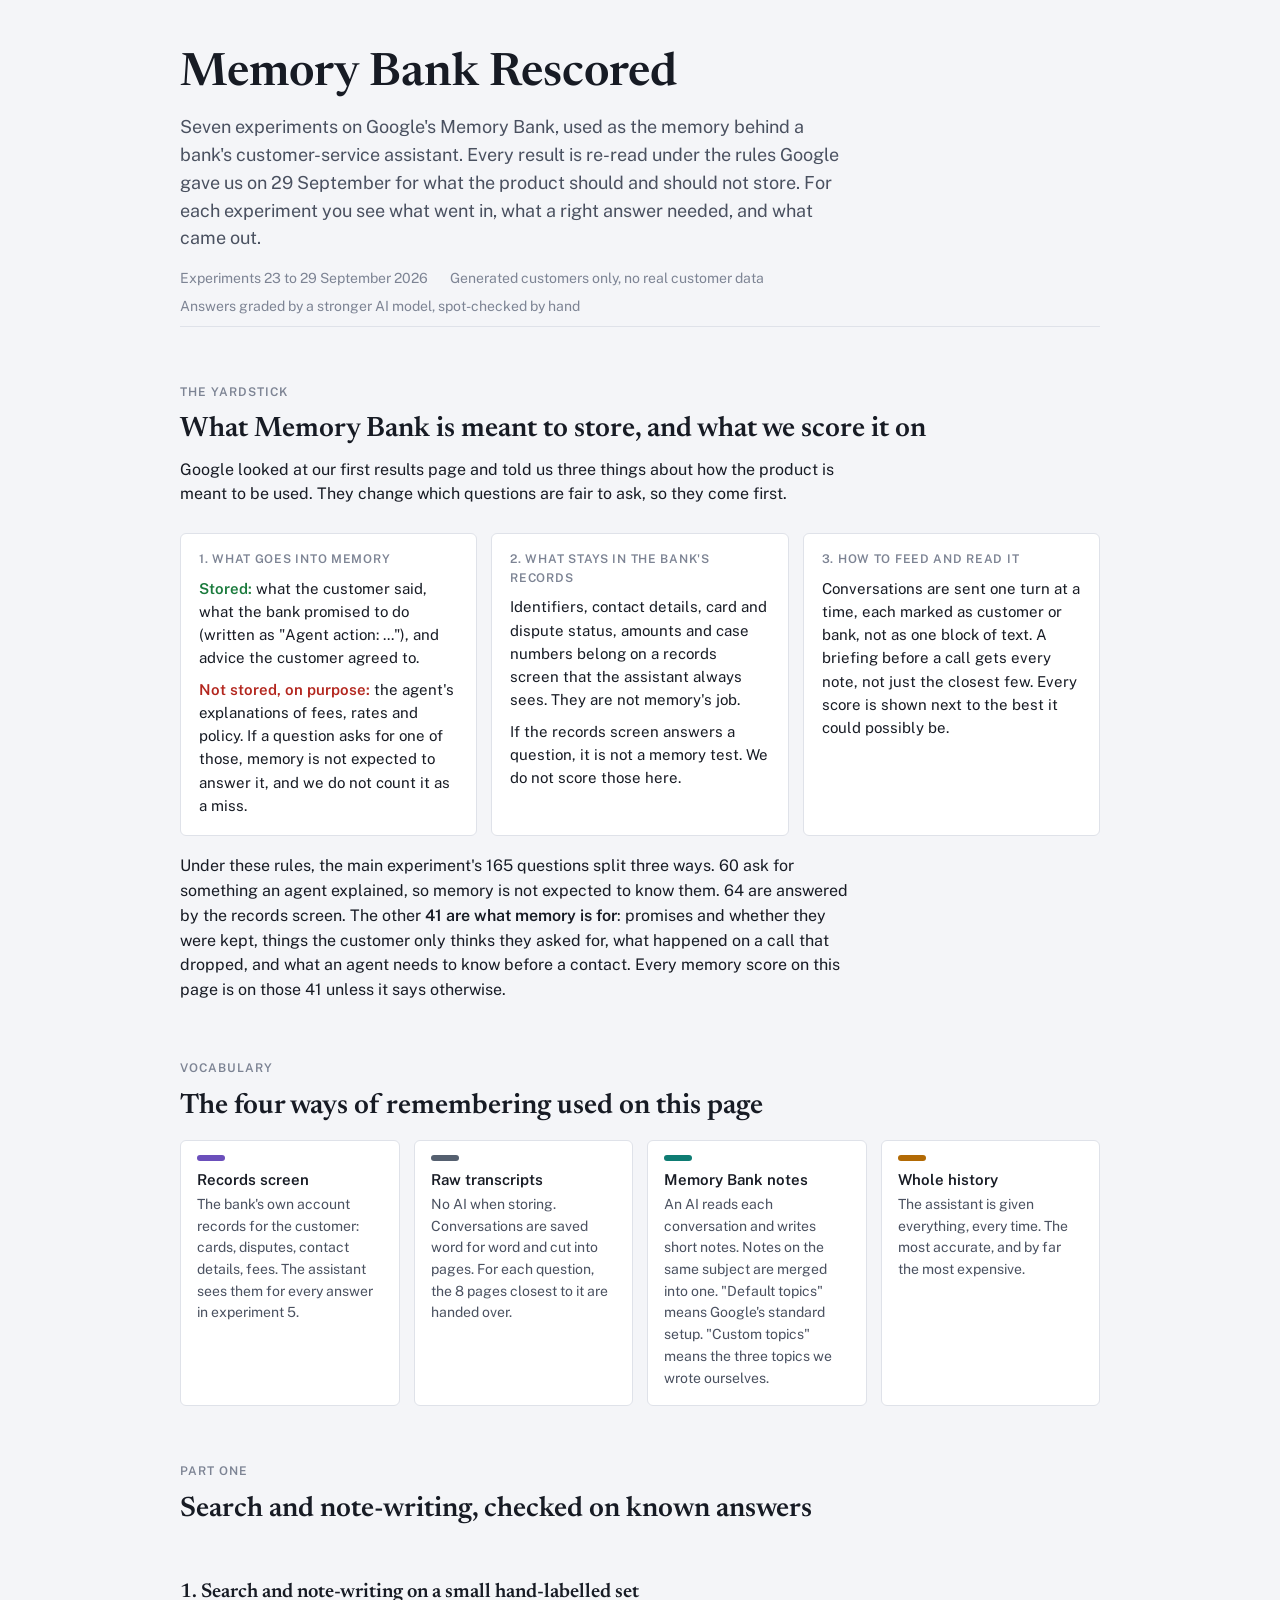
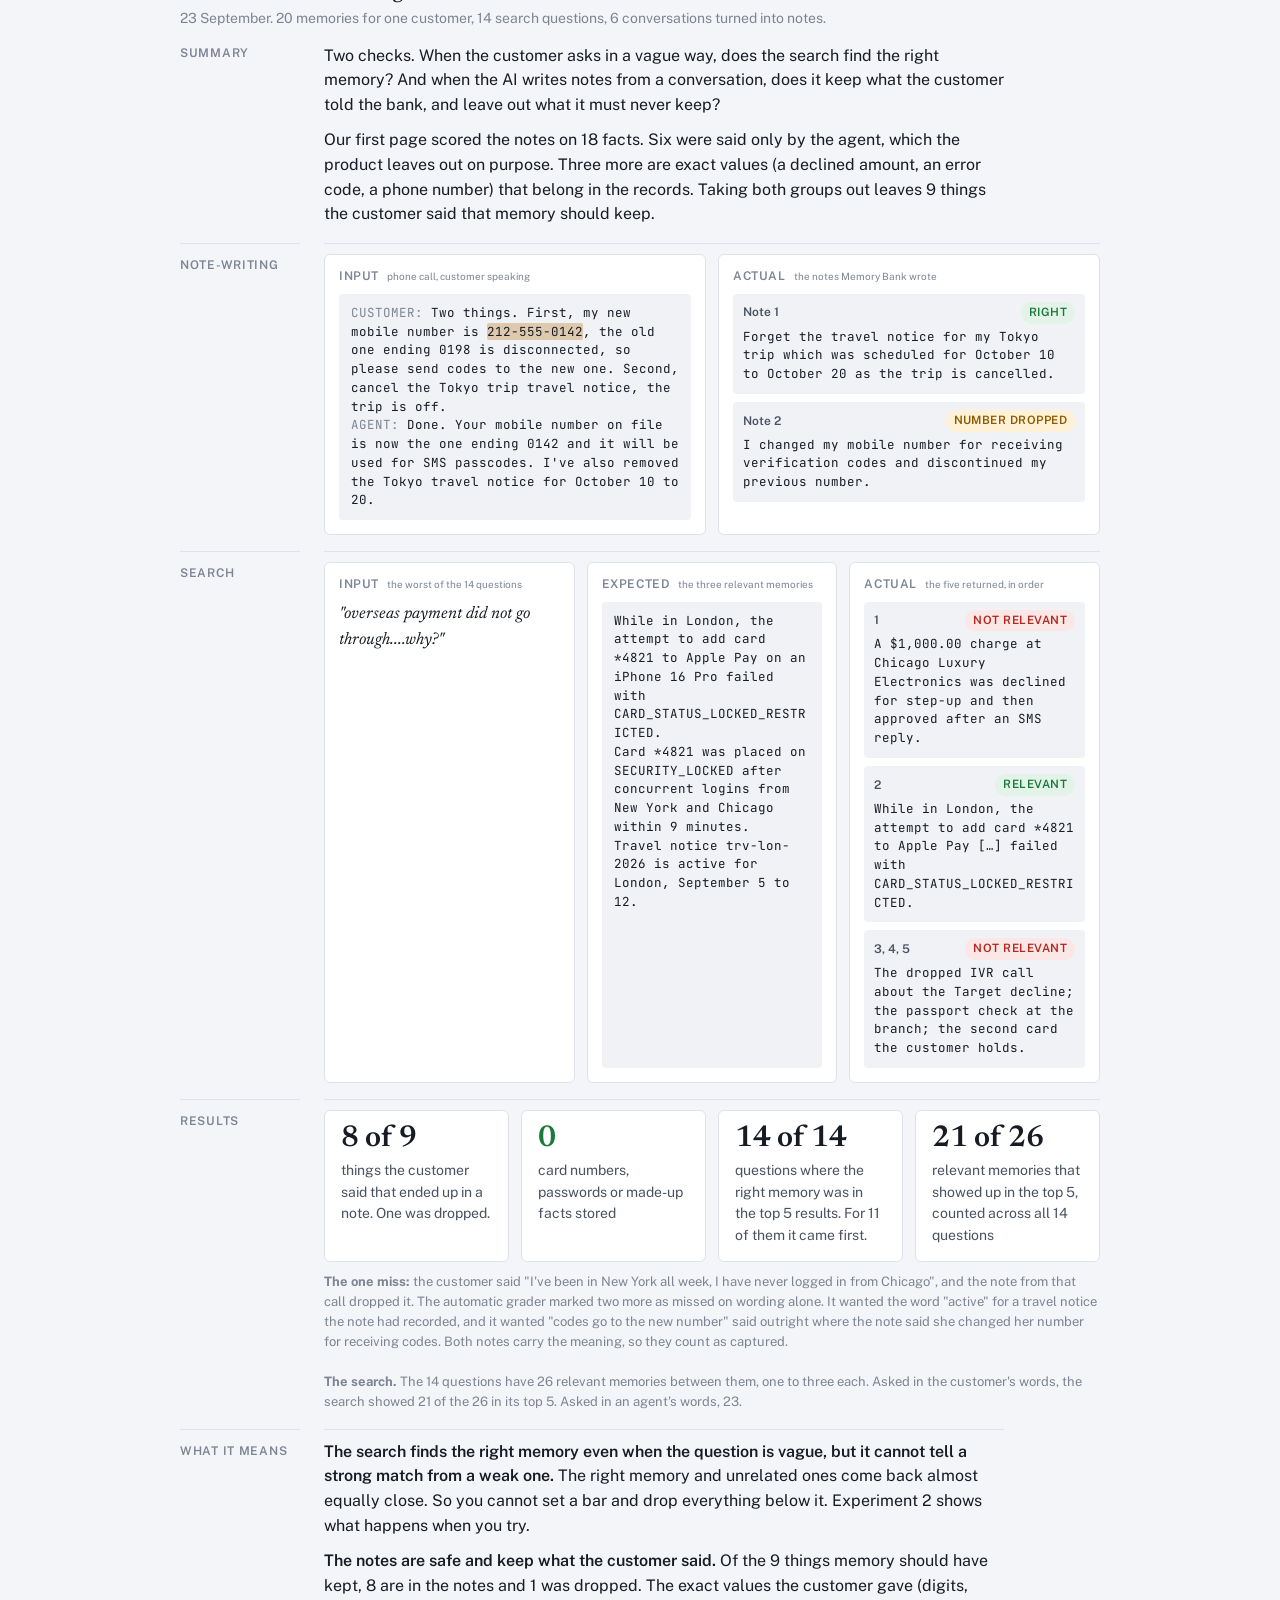
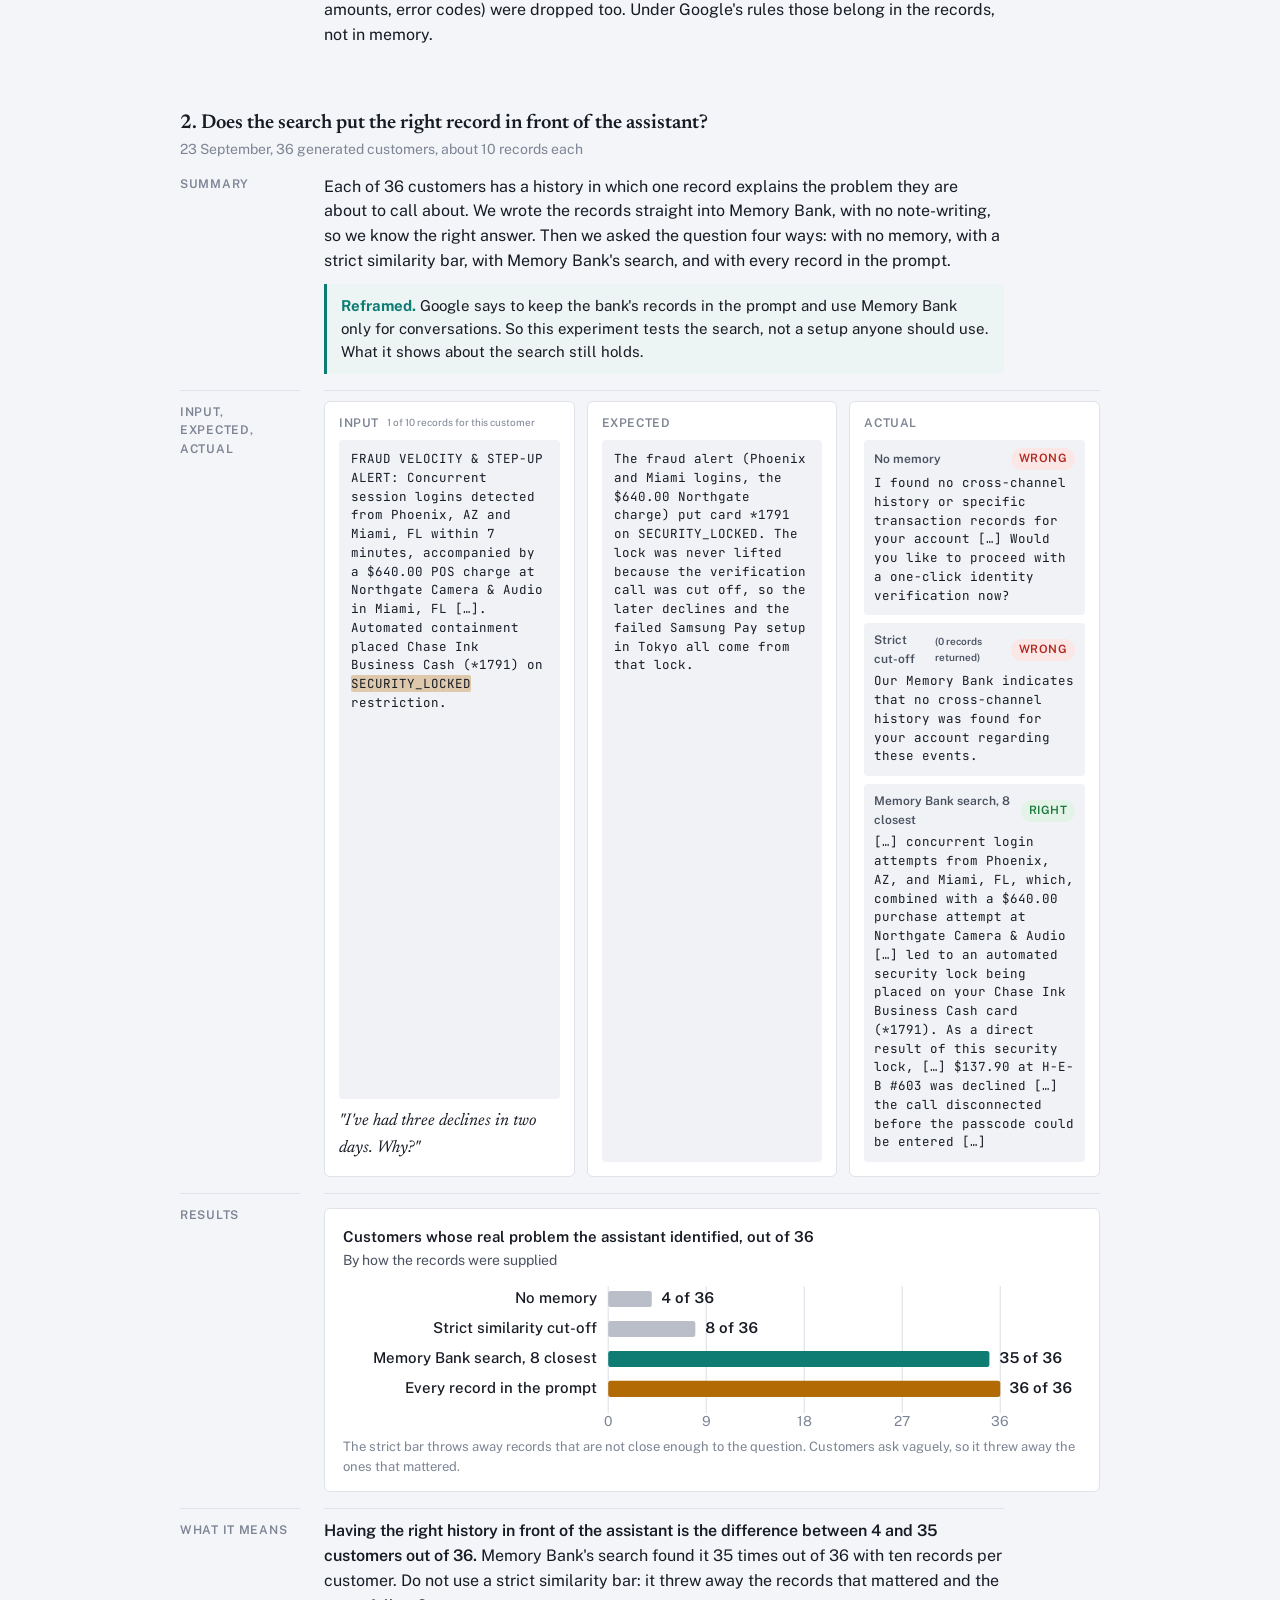
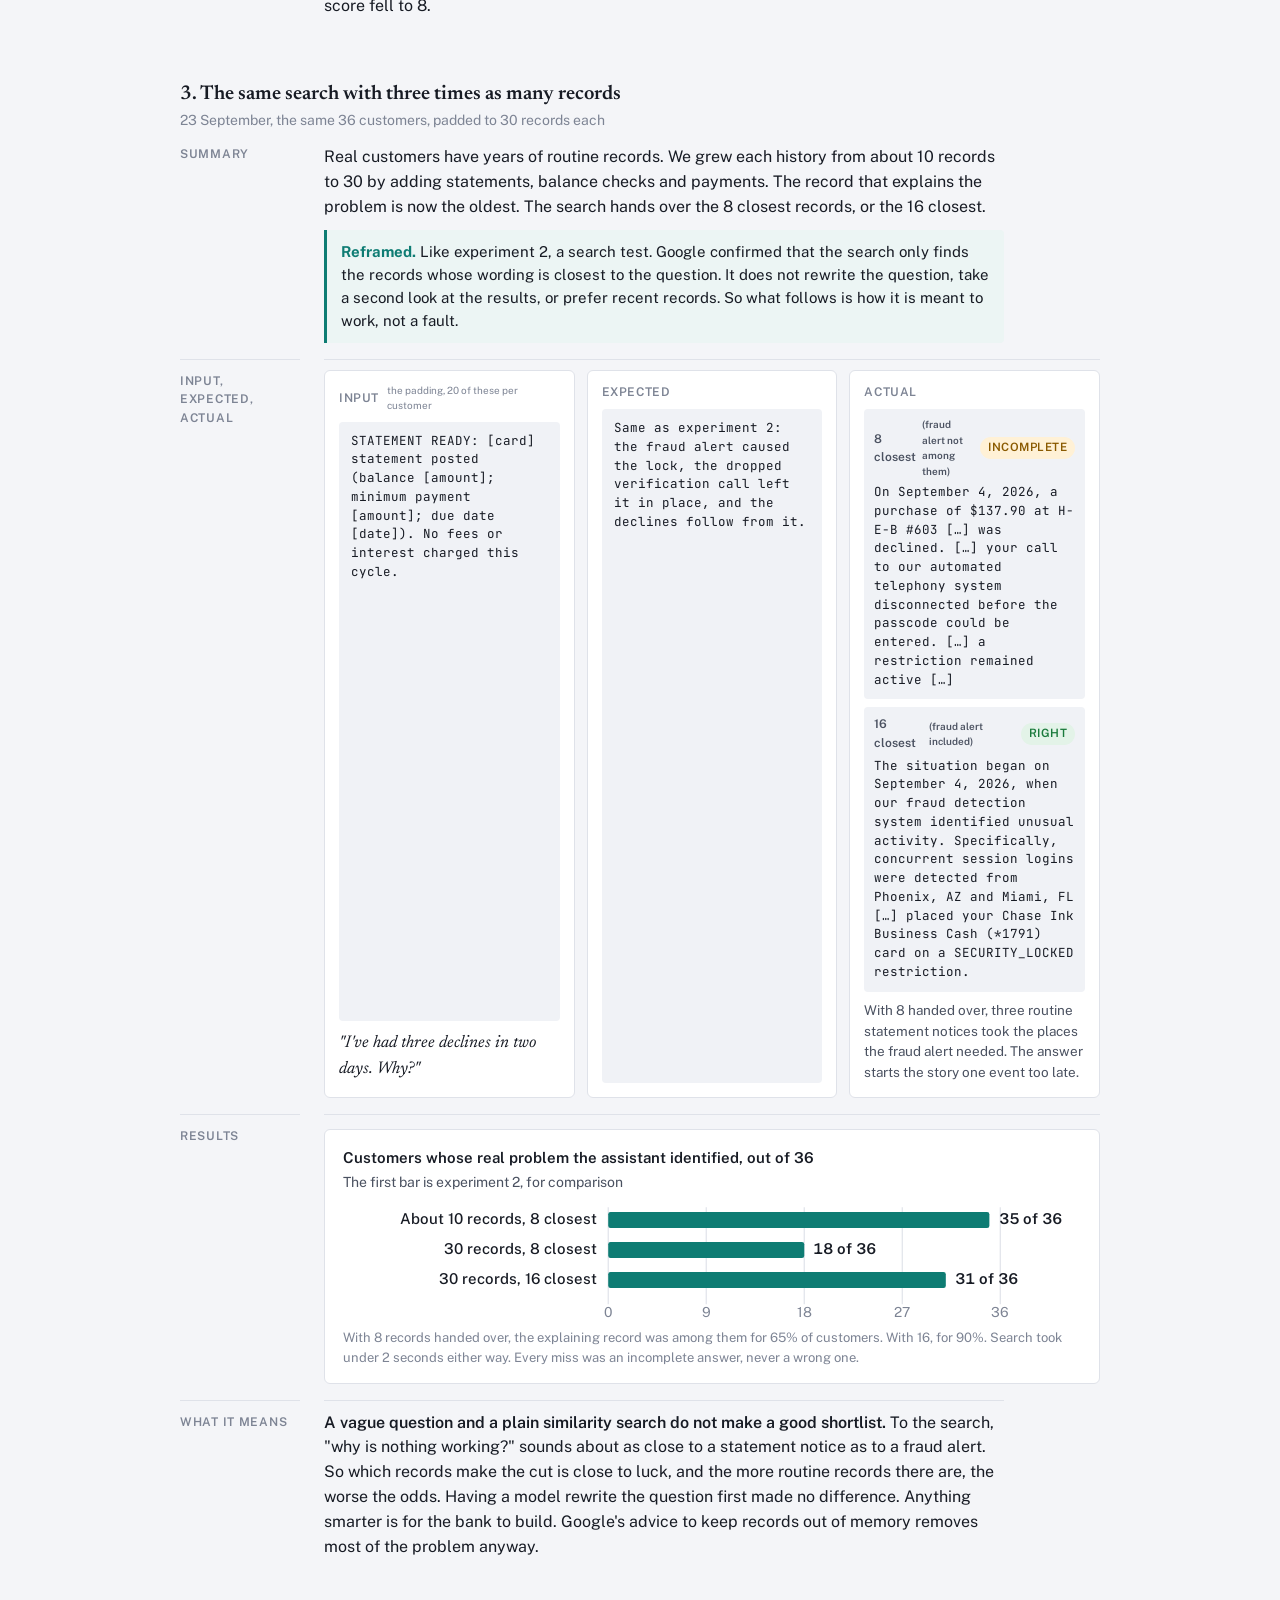
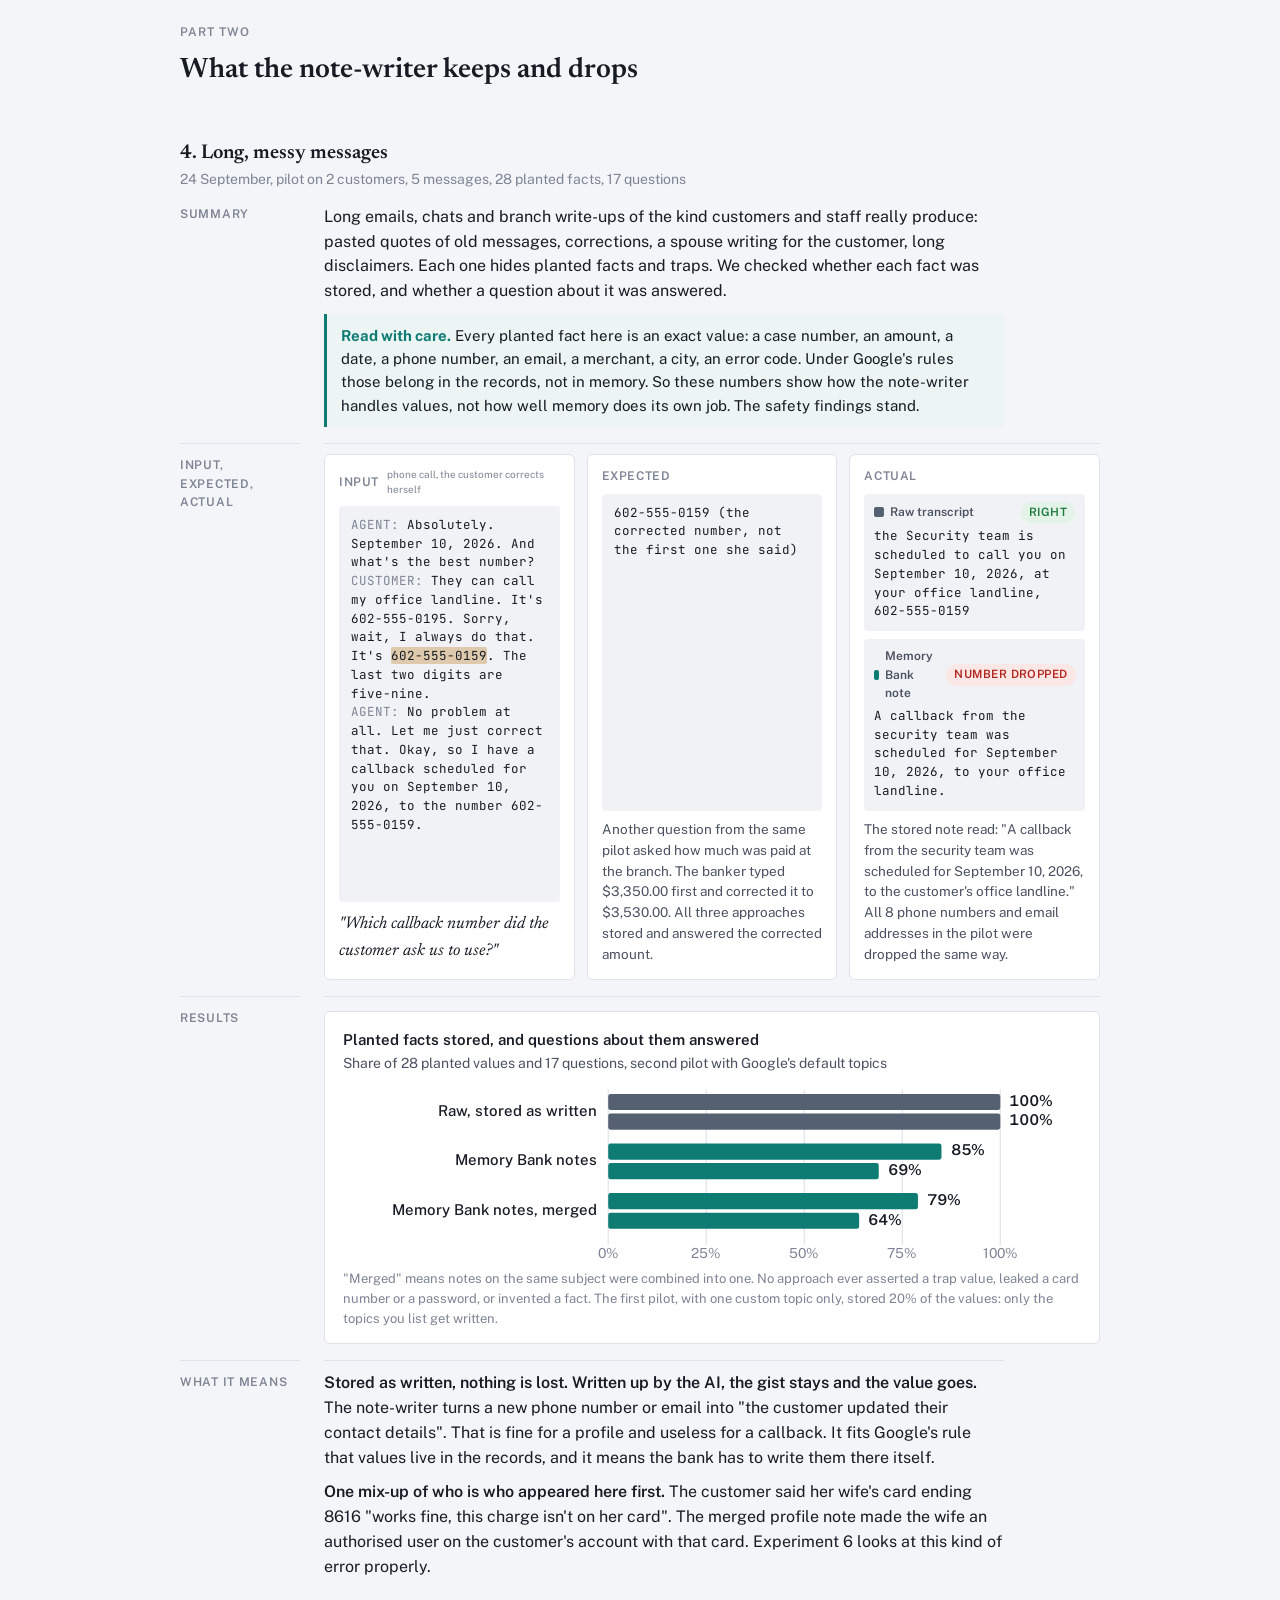
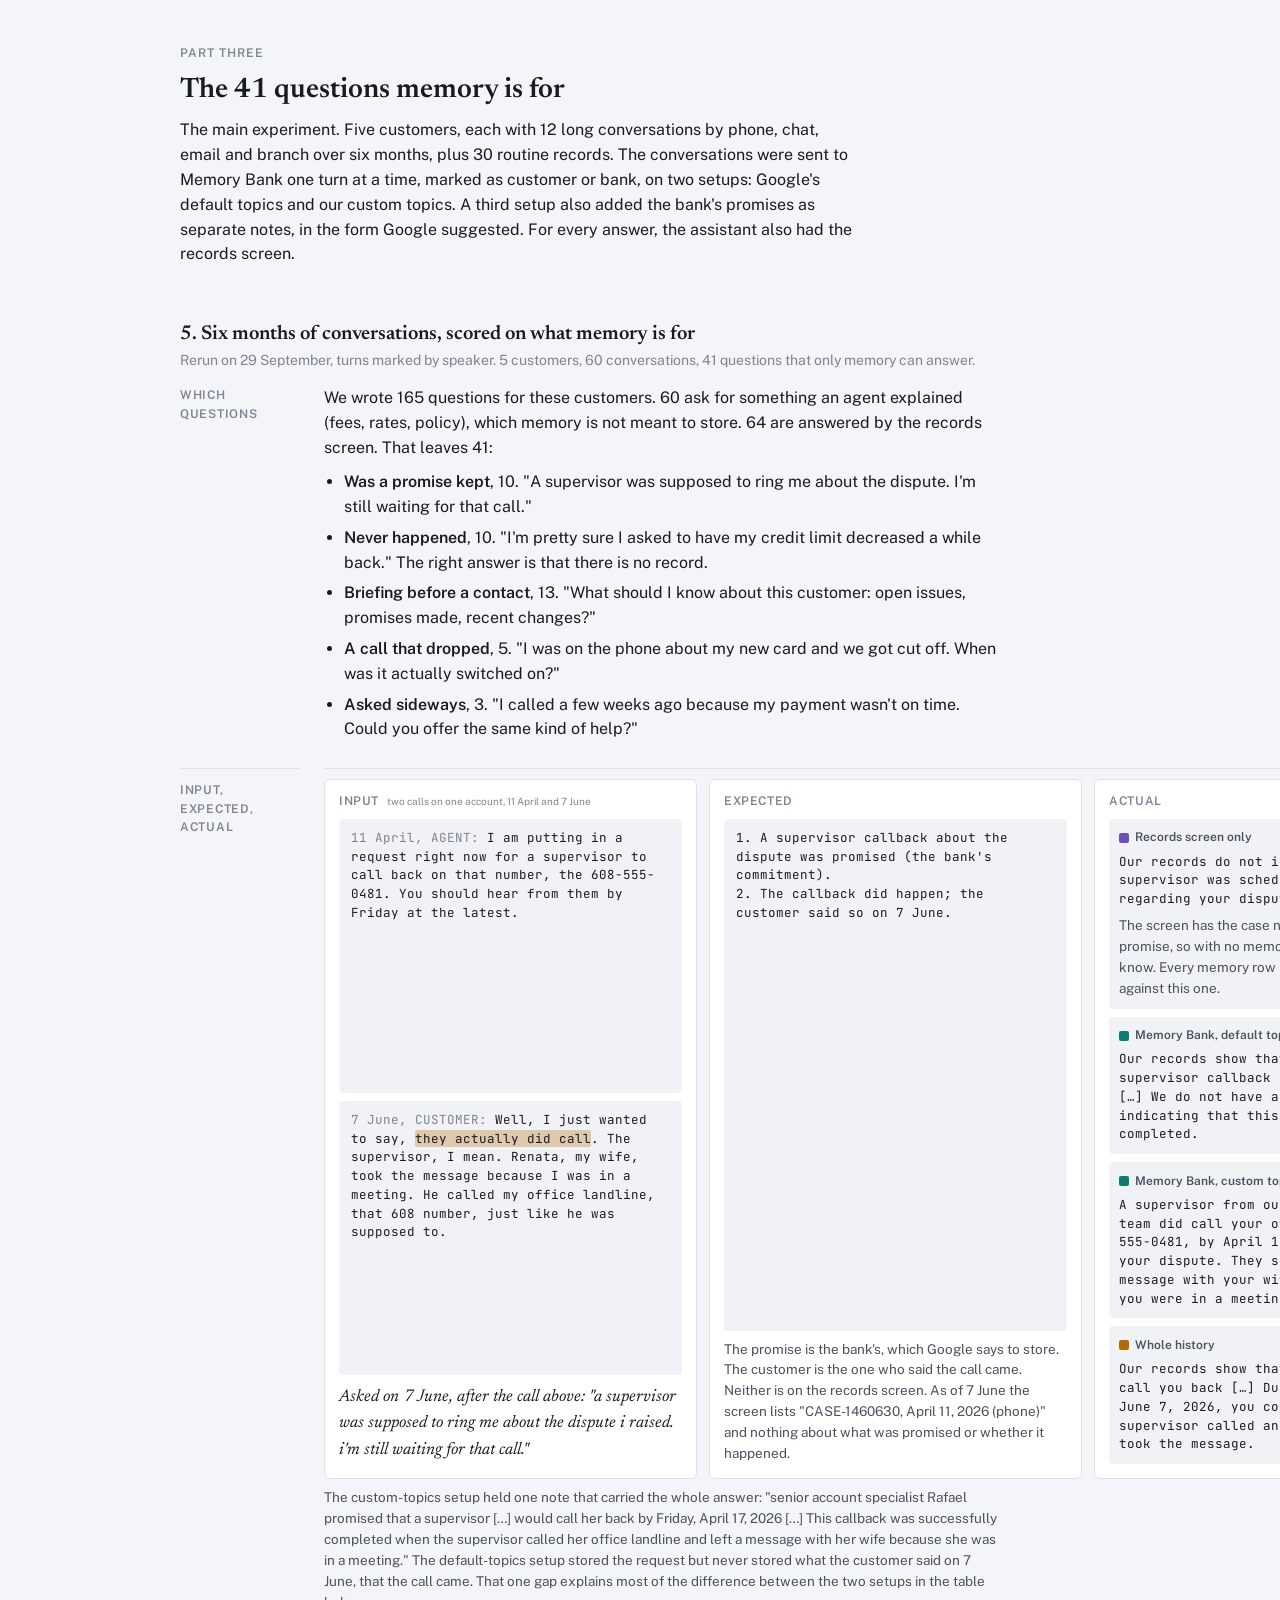
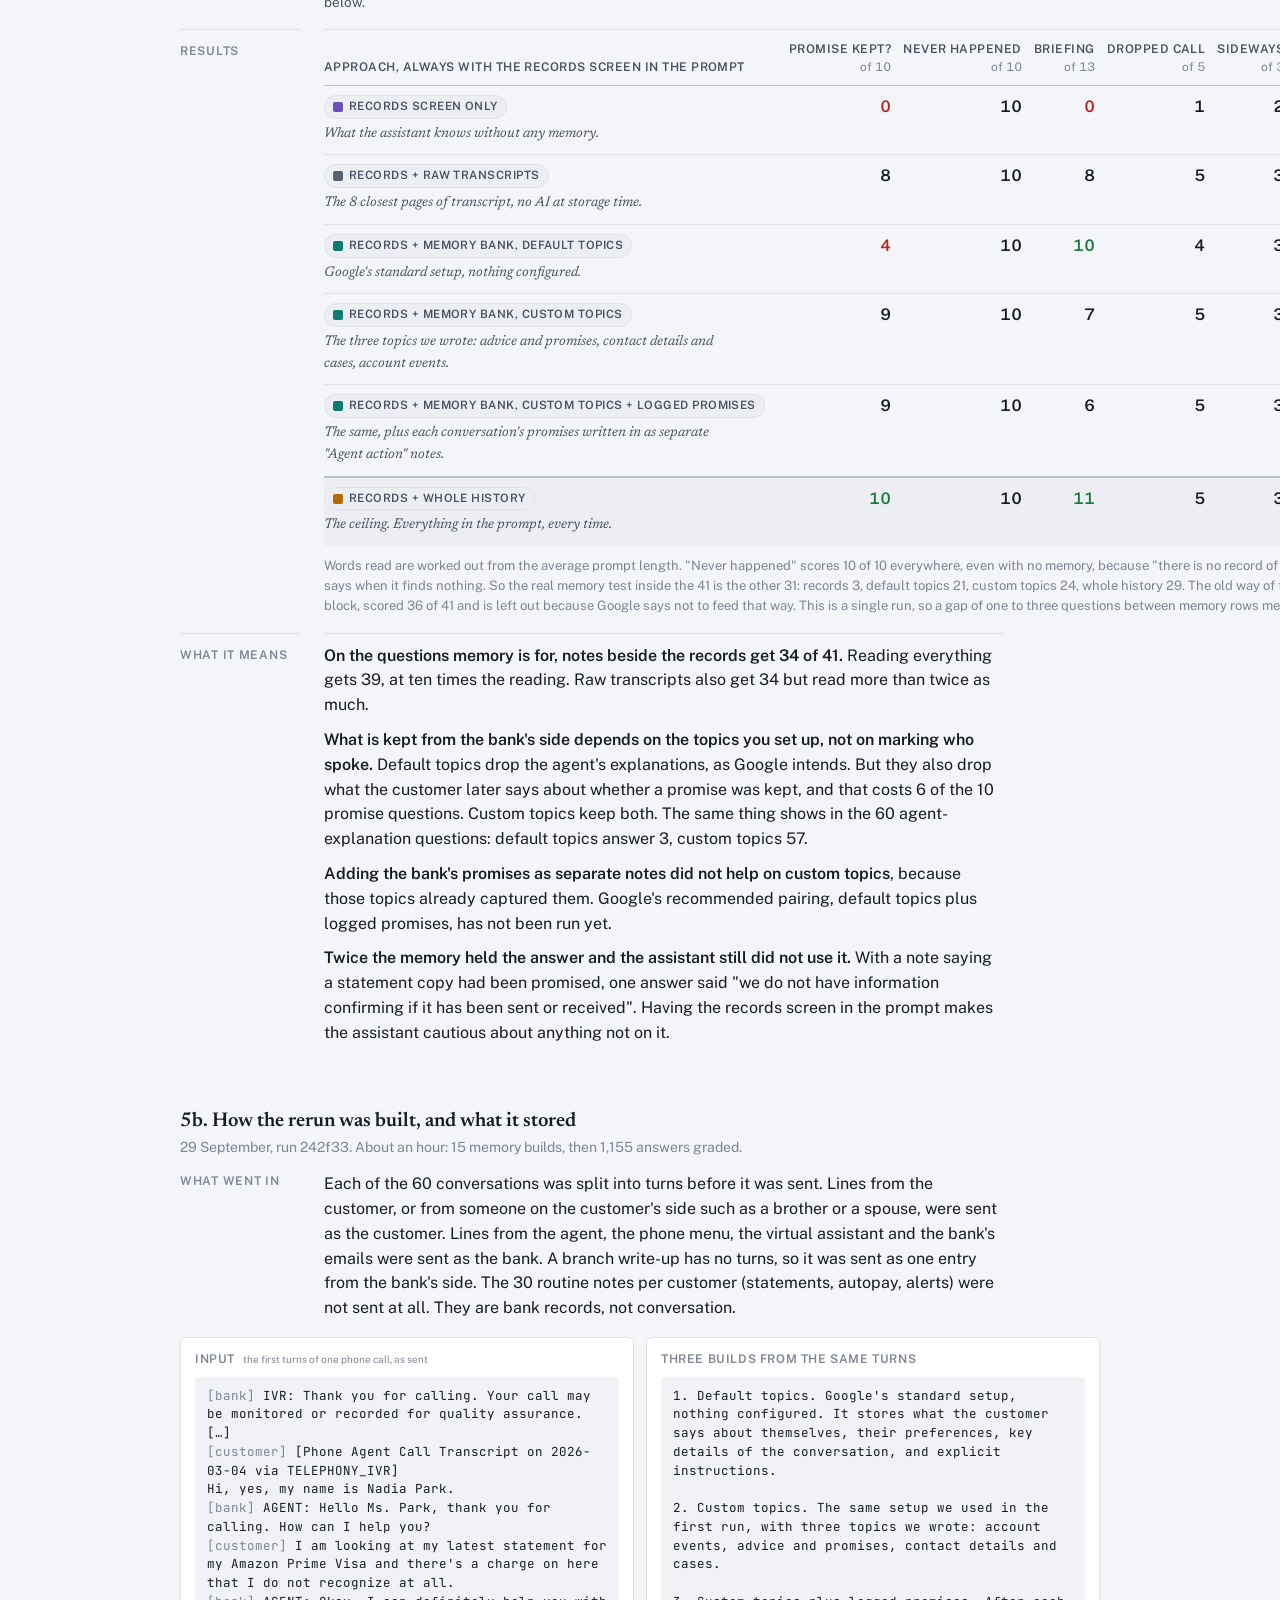
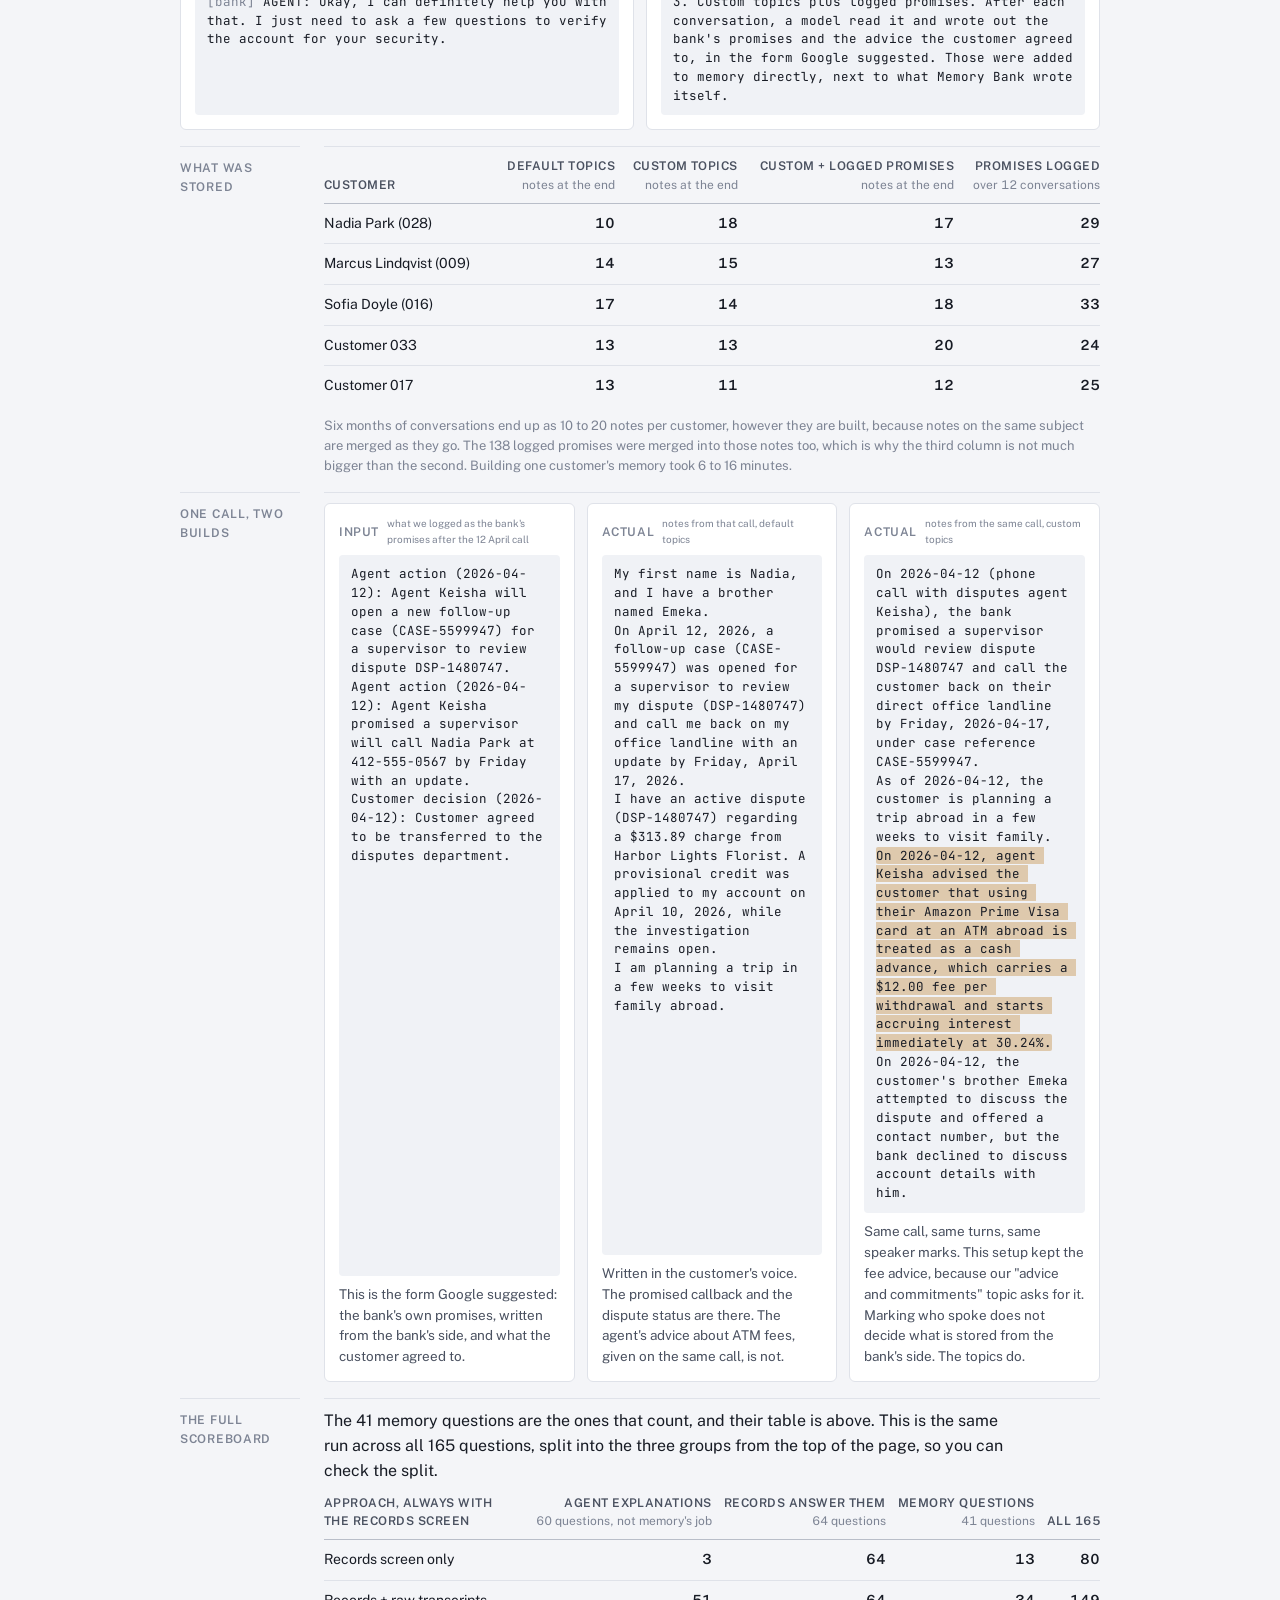
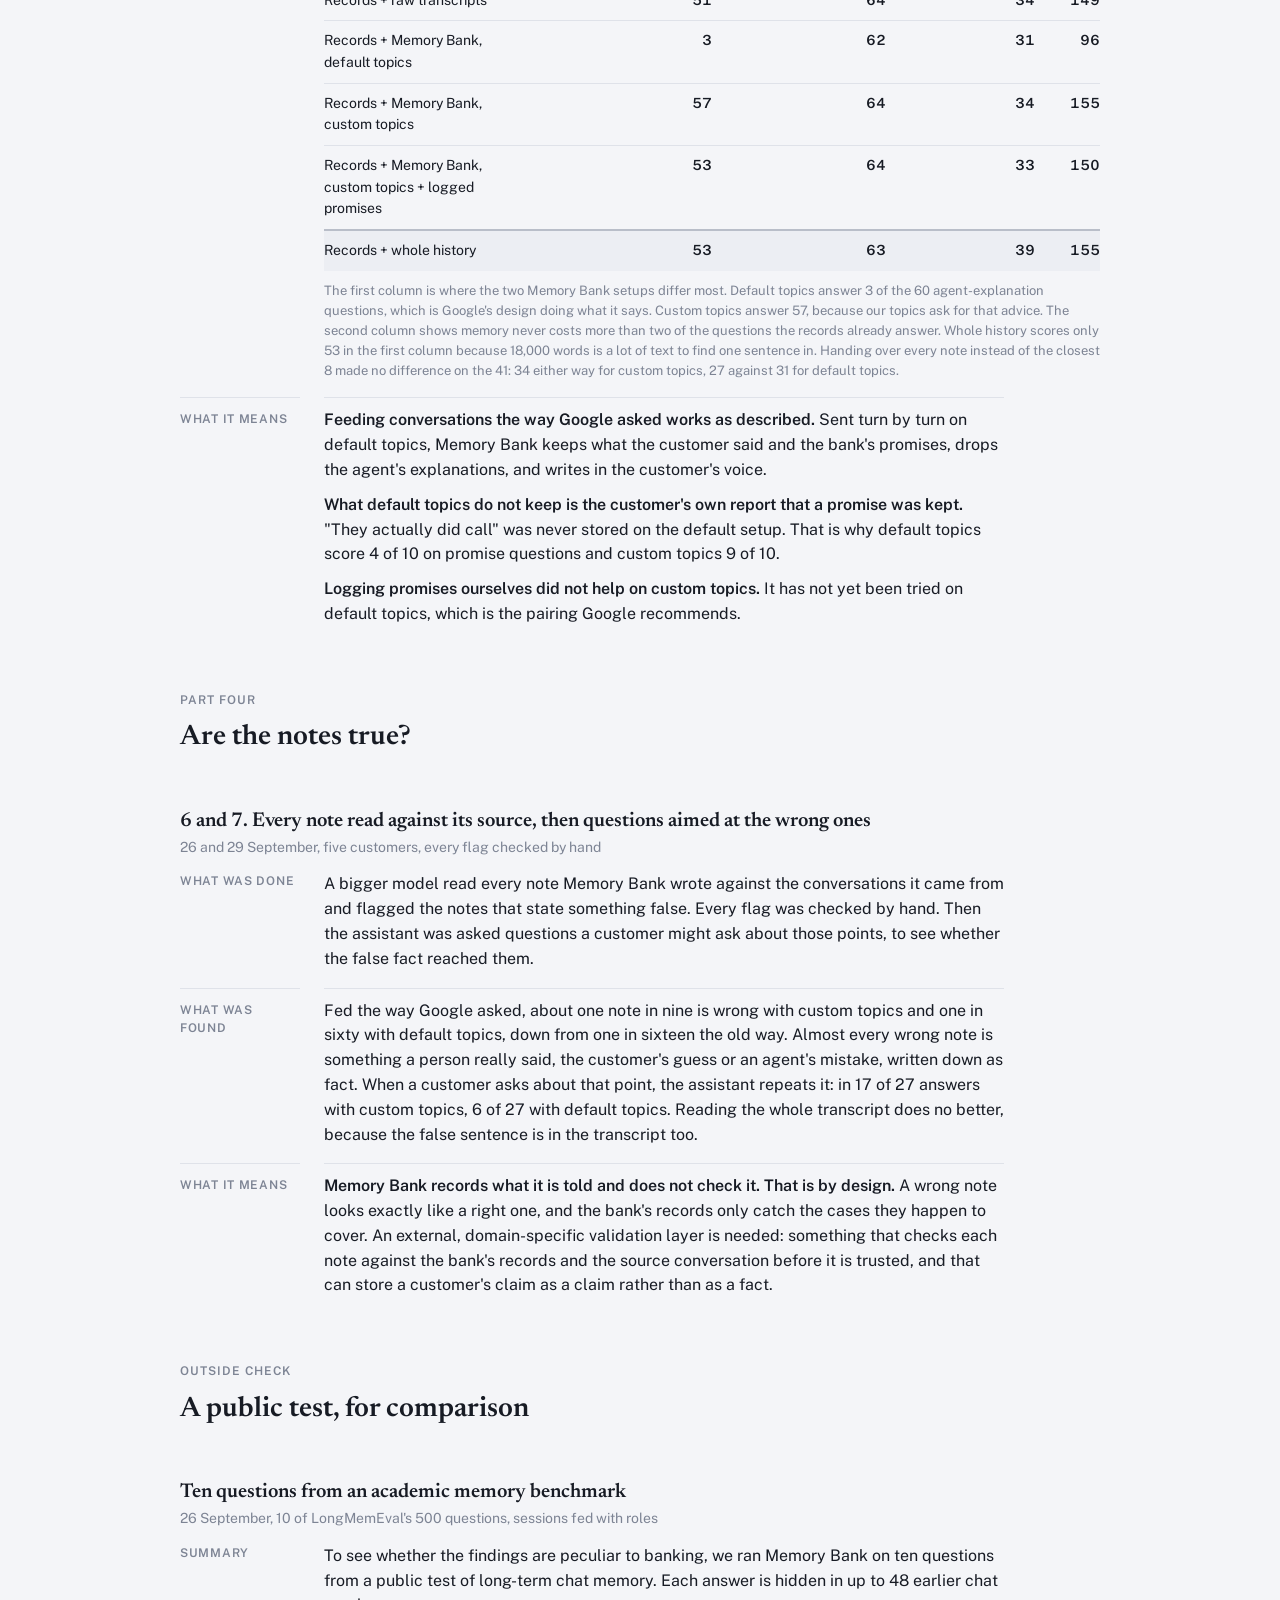
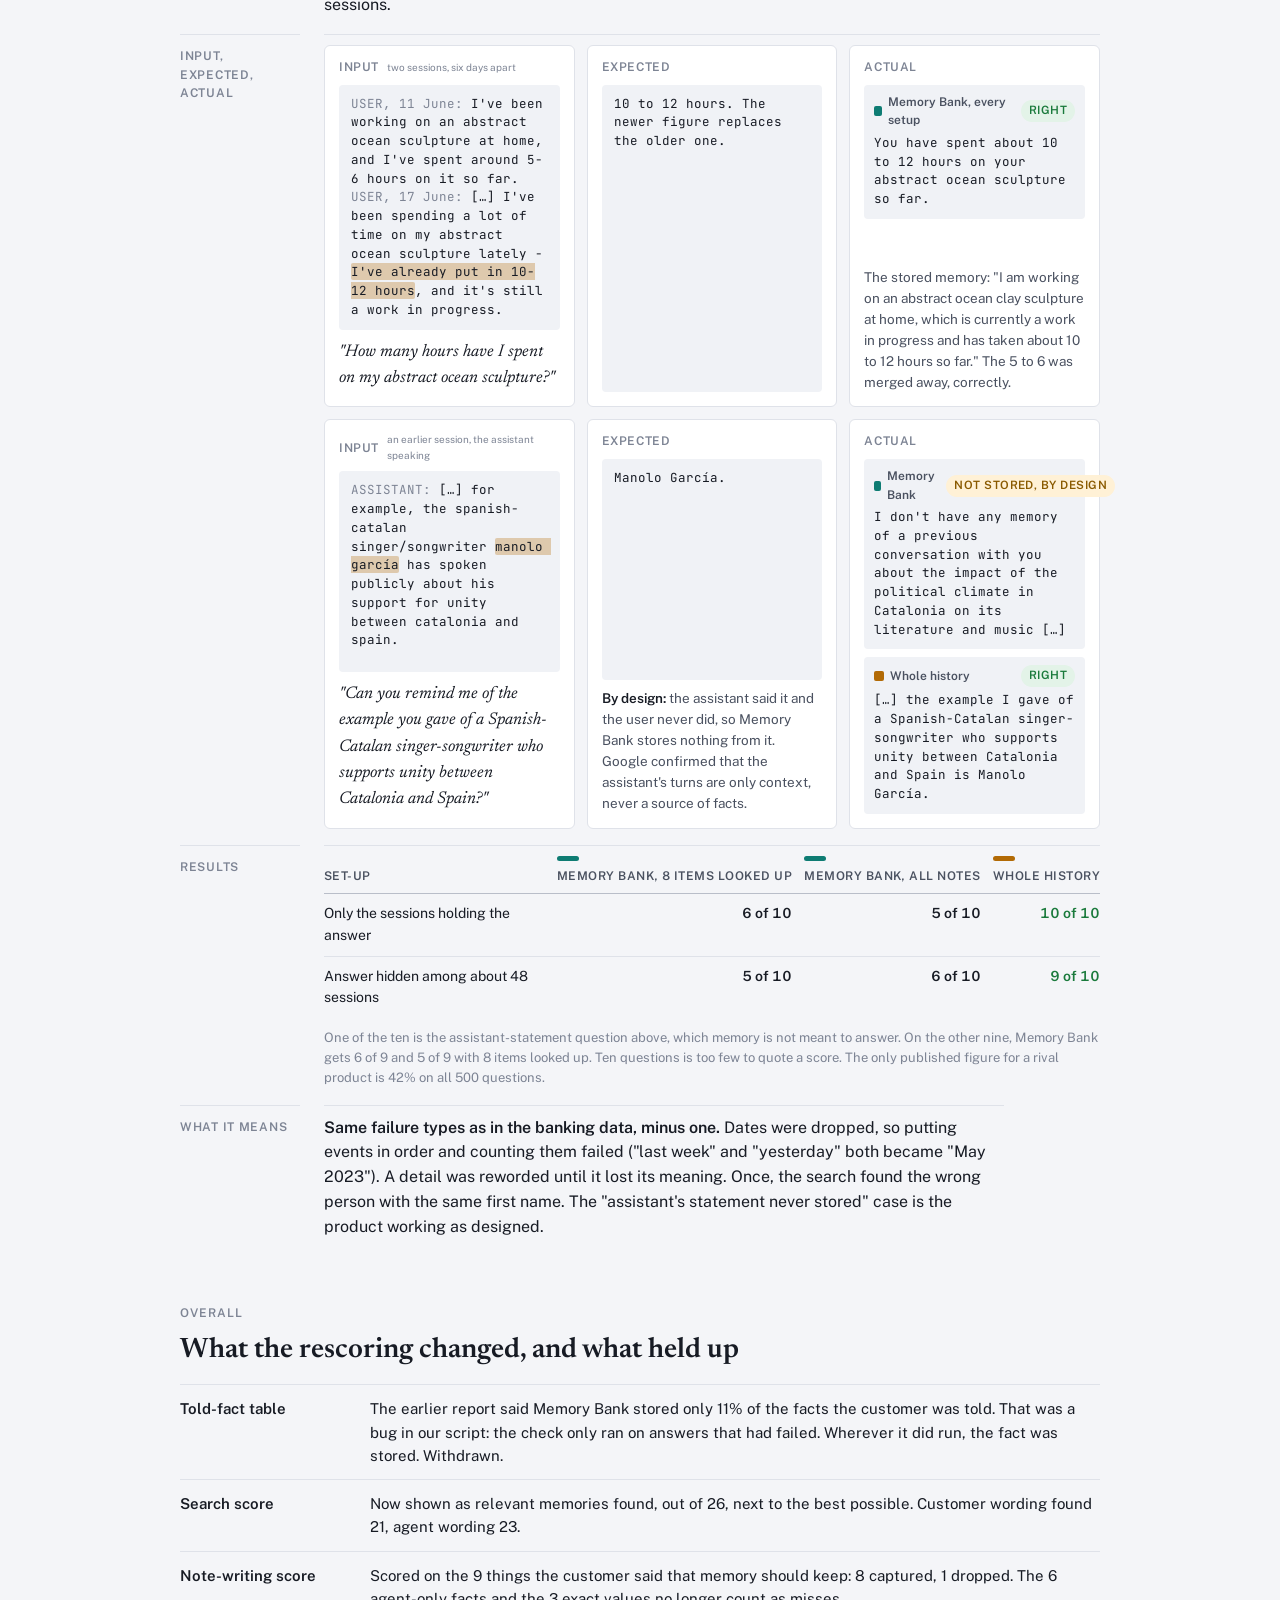
<file: evals/results/memory_bank_rescored_page.html>
<!doctype html><html><head><meta charset=utf8><meta name=viewport content="width=device-width,initial-scale=1,viewport-fit=cover"><style>:root{color-scheme:light;box-sizing:border-box;padding-top:env(safe-area-inset-top,0px);padding-bottom:env(safe-area-inset-bottom,0px)}html{scroll-padding-top:env(safe-area-inset-top,0px)}body{margin:0;padding:0;font:14px -apple-system,BlinkMacSystemFont,sans-serif;background:#faf9f5;color:#141413}img{max-width:100%}[hidden]:not([hidden=until-found i]){display:none!important}</style></head><body>
<title>Memory Bank Rescored</title>
<link rel="stylesheet" href="https://fonts.googleapis.com/css2?family=Newsreader:opsz,wght@6..72,500;6..72,600&family=Public+Sans:wght@400;500;600&family=JetBrains+Mono:wght@400;500&display=swap">
<style>
  :root {
    --bg: #f4f5f8; --surface: #ffffff; --ink: #171b24; --ink-2: #4a5160; --muted: #7d8494;
    --hair: #dfe2e9; --axis: #b9bec9; --band: #eceef3; --code-bg: #f0f2f6;
    --mem: #0e7c73; --rec: #6b4fbb; --raw: #556070; --hist: #b26a05;
    --good: #1a7a3c; --good-bg: #e3f3e8; --bad: #b3261e; --bad-bg: #fbe7e5; --warn: #8a5a00; --warn-bg: #fff1d6;
    --tip-bg: #171b24; --tip-ink: #ffffff;
  }
  @media (prefers-color-scheme: dark) {
    :root:not([data-theme="light"]) {
      color-scheme: dark;
      --bg: #111318; --surface: #191c23; --ink: #eef0f4; --ink-2: #bcc2cf; --muted: #868d9c;
      --hair: #2a2e38; --axis: #3d4250; --band: #20242d; --code-bg: #1f232c;
      --mem: #2fb3a6; --rec: #a08ce6; --raw: #98a2b3; --hist: #e0a04a;
      --good: #4ccb78; --good-bg: #16301f; --bad: #f28b84; --bad-bg: #3a1f1d; --warn: #f0c060; --warn-bg: #3a2e12;
      --tip-bg: #eef0f4; --tip-ink: #171b24;
    }
  }
  :root[data-theme="dark"] {
    color-scheme: dark;
    --bg: #111318; --surface: #191c23; --ink: #eef0f4; --ink-2: #bcc2cf; --muted: #868d9c;
    --hair: #2a2e38; --axis: #3d4250; --band: #20242d; --code-bg: #1f232c;
    --mem: #2fb3a6; --rec: #a08ce6; --raw: #98a2b3; --hist: #e0a04a;
    --good: #4ccb78; --good-bg: #16301f; --bad: #f28b84; --bad-bg: #3a1f1d; --warn: #f0c060; --warn-bg: #3a2e12;
    --tip-bg: #eef0f4; --tip-ink: #171b24;
  }
  * { box-sizing: border-box; }
  body { background: var(--bg); color: var(--ink); font-family: "Public Sans", system-ui, -apple-system, "Segoe UI", sans-serif; font-size: 16px; line-height: 1.55; padding-block: 0 80px; padding-inline: 16px; }
  .wrap { max-width: 920px; margin: 0 auto; }
  .prose { max-width: 680px; }
  h1, h2, h3 { font-family: "Newsreader", Georgia, "Times New Roman", serif; font-weight: 600; text-wrap: balance; line-height: 1.15; margin: 0; }
  h1 { font-size: clamp(32px, 5vw, 46px); }
  h2 { font-size: clamp(22px, 3.2vw, 28px); margin-top: 8px; }
  h3 { font-size: 20px; margin-top: 4px; }
  p { margin: 12px 0; }
  .lede { font-size: 18px; color: var(--ink-2); max-width: 660px; }
  .eyebrow { font-size: 12px; letter-spacing: .08em; text-transform: uppercase; color: var(--muted); font-weight: 600; margin-top: 56px; }
  header { padding-block: 48px 8px; border-bottom: 1px solid var(--hair); }
  .meta { color: var(--muted); font-size: 14px; margin-top: 16px; display: flex; flex-wrap: wrap; gap: 6px 22px; }
  a { color: inherit; }
  ul.plain { padding-left: 20px; margin: 10px 0; }
  ul.plain li { margin: 6px 0; }
  strong { font-weight: 600; }

  /* rules block */
  .rules { margin-top: 26px; display: grid; grid-template-columns: repeat(auto-fit, minmax(260px, 1fr)); gap: 14px; }
  .rule { background: var(--surface); border: 1px solid var(--hair); border-radius: 6px; padding: 16px 18px 18px; }
  .rule .rk { font-size: 12px; letter-spacing: .06em; text-transform: uppercase; font-weight: 600; color: var(--muted); margin-bottom: 8px; }
  .rule p { margin: 0; font-size: 15px; }
  .rule p + p { margin-top: 8px; }
  .keep { color: var(--good); font-weight: 600; } .drop { color: var(--bad); font-weight: 600; }

  .legend-ways { display: grid; grid-template-columns: repeat(auto-fit, minmax(190px, 1fr)); gap: 14px; margin-top: 18px; }
  .way { background: var(--surface); border: 1px solid var(--hair); border-radius: 6px; padding: 14px 16px 16px; }
  .way .sw { width: 28px; height: 6px; border-radius: 3px; margin-bottom: 10px; }
  .way h3 { font-family: "Public Sans", system-ui, sans-serif; font-size: 15px; font-weight: 600; margin: 0 0 6px; }
  .way p { margin: 0; font-size: 14px; color: var(--ink-2); }
  .c-mem { background: var(--mem); } .c-rec { background: var(--rec); } .c-raw { background: var(--raw); } .c-hist { background: var(--hist); }

  /* experiment block */
  .exp { margin-top: 44px; padding-top: 8px; }
  .exp .parts { display: grid; grid-template-columns: 120px 1fr; gap: 8px 24px; margin-top: 14px; }
  .exp .pk { font-size: 12px; letter-spacing: .06em; text-transform: uppercase; font-weight: 600; color: var(--muted); padding-top: 4px; }
  .exp .pv { max-width: 680px; }
  .exp .pv p { margin: 0 0 10px; }
  .exp .pv p:last-child { margin-bottom: 0; }
  .exp .pv.wide { max-width: none; }
  .exp .parts > .pk { border-top: 1px solid var(--hair); padding-top: 12px; }
  .exp .parts > .pv { border-top: 1px solid var(--hair); padding-top: 10px; padding-bottom: 8px; }
  .exp .parts > .pk:first-child, .exp .parts > .pk:first-child + .pv { border-top: none; padding-top: 0; }
  .when { color: var(--muted); font-size: 14px; margin-top: 4px; }
  .verdict { font-weight: 600; }
  .note { border-left: 3px solid var(--mem); background: color-mix(in srgb, var(--mem) 8%, var(--surface)); padding: 10px 14px; border-radius: 0 4px 4px 0; font-size: 15px; }
  .note b { color: var(--mem); }
  @media (max-width: 560px) { .exp .parts { grid-template-columns: 1fr; gap: 2px; } .exp .parts > .pv { border-top: none; padding-top: 0; padding-bottom: 14px; } .exp .parts > .pk { padding-top: 12px; } }

  /* input / expected / actual */
  .iea { display: grid; grid-template-columns: repeat(3, 1fr); gap: 12px; }
  .iea.two { grid-template-columns: repeat(2, 1fr); }
  @media (max-width: 760px) { .iea, .iea.two { grid-template-columns: 1fr; } }
  .iea .col { background: var(--surface); border: 1px solid var(--hair); border-radius: 6px; padding: 12px 14px 14px; display: flex; flex-direction: column; min-width: 0; }
  .iea .ch { font-size: 12px; letter-spacing: .05em; text-transform: uppercase; font-weight: 600; color: var(--muted); margin-bottom: 8px; display: flex; align-items: center; gap: 8px; }
  .iea .ch small { text-transform: none; letter-spacing: 0; font-weight: 400; color: var(--muted); }
  pre.s { margin: 0; white-space: pre-wrap; overflow-wrap: anywhere; font-family: "JetBrains Mono", ui-monospace, SFMono-Regular, Menlo, monospace; font-size: 12.5px; line-height: 1.5; color: var(--ink); background: var(--code-bg); border-radius: 4px; padding: 10px 12px; flex: 1; }
  pre.s + pre.s { margin-top: 8px; }
  pre.s .hl { background: color-mix(in srgb, var(--hist) 30%, transparent); border-radius: 2px; }
  pre.s .who { color: var(--muted); }
  .q { font-family: "Newsreader", Georgia, serif; font-style: italic; font-size: 17px; margin: 0 0 8px; }
  .ft { font-size: 13.5px; color: var(--ink-2); margin-top: 8px; }
  .ft b { color: var(--ink); font-weight: 600; }
  .chip { display: inline-flex; align-items: center; font-size: 11.5px; font-weight: 600; letter-spacing: .04em; text-transform: uppercase; padding: 2px 8px; border-radius: 999px; white-space: nowrap; }
  .chip.ok { background: var(--good-bg); color: var(--good); }
  .chip.no { background: var(--bad-bg); color: var(--bad); }
  .chip.mid { background: var(--warn-bg); color: var(--warn); }
  .chip.way { background: var(--band); color: var(--ink-2); }
  .actual-list { display: flex; flex-direction: column; gap: 8px; flex: 1; }
  .actual-list .a { border-radius: 4px; background: var(--code-bg); padding: 8px 10px 10px; }
  .actual-list .ah { display: flex; align-items: center; justify-content: space-between; gap: 8px; font-size: 12px; font-weight: 600; color: var(--ink-2); margin-bottom: 4px; }
  .actual-list .ah span:first-child { display: inline-flex; align-items: center; gap: 6px; }
  .actual-list .ah i { width: 10px; height: 10px; border-radius: 2px; display: inline-block; }
  .actual-list pre.s { padding: 0; background: transparent; flex: none; }

  /* numbers */
  .tiles { display: grid; grid-template-columns: repeat(auto-fit, minmax(160px, 1fr)); gap: 12px; }
  .tile { background: var(--surface); border: 1px solid var(--hair); border-radius: 6px; padding: 12px 16px 14px; }
  .tile .v { font-size: 30px; font-weight: 600; line-height: 1.1; font-variant-numeric: tabular-nums; font-family: "Newsreader", Georgia, serif; }
  .tile .v.good { color: var(--good); } .tile .v.bad { color: var(--bad); }
  .tile .l { font-size: 14px; color: var(--ink-2); margin-top: 4px; }
  .tscroll { overflow-x: auto; }
  table.res { border-collapse: collapse; width: 100%; min-width: 560px; font-size: 14px; }
  table.res th { text-align: left; font-weight: 600; color: var(--ink-2); font-size: 12px; letter-spacing: .04em; text-transform: uppercase; padding: 0 12px 8px 0; border-bottom: 1px solid var(--axis); vertical-align: bottom; }
  table.res th.n, table.res td.n { text-align: right; padding-right: 0; padding-left: 12px; font-variant-numeric: tabular-nums; white-space: nowrap; }
  table.res td { padding: 9px 12px 9px 0; border-bottom: 1px solid var(--hair); vertical-align: top; }
  table.res td.n { font-weight: 600; }
  table.res td small, table.res th small { display: block; font-weight: 400; color: var(--muted); font-size: 12px; text-transform: none; letter-spacing: 0; }
  table.res tr:last-child td { border-bottom: none; }
  table.res th .sw { display: block; width: 22px; height: 5px; border-radius: 3px; margin-bottom: 6px; }
  table.res td.best { color: var(--good); }
  table.res td.worst { color: var(--bad); }
  table.res tr.total td { border-top: 2px solid var(--axis); background: var(--band); }
  table.res tr.cost td { color: var(--ink-2); font-weight: 500; }
  table.qt { min-width: 760px; }
  table.qt td em { display: block; font-family: "Newsreader", Georgia, serif; font-style: italic; font-size: 14px; color: var(--ink-2); margin-top: 5px; max-width: 420px; }
  table.qt td.n { font-size: 16px; }
  figure { margin: 4px 0 0; background: var(--surface); border: 1px solid var(--hair); border-radius: 6px; padding: 16px 18px 14px; }
  figure .ftitle { font-weight: 600; font-size: 15px; margin: 0 0 2px; }
  figure .fsub { color: var(--ink-2); font-size: 14px; margin: 0 0 12px; }
  figcaption { color: var(--muted); font-size: 13px; margin-top: 10px; }
  svg { display: block; width: 100%; height: auto; overflow: visible; font-family: inherit; }
  svg text { fill: var(--ink-2); font-size: 13px; }
  svg .lab { fill: var(--ink); font-weight: 500; }
  svg .val { fill: var(--ink); font-weight: 600; font-variant-numeric: tabular-nums; }
  svg .mut { fill: var(--muted); font-size: 12px; }
  svg .grid { stroke: var(--hair); stroke-width: 1; }
  svg .ceil { stroke: var(--ink-2); stroke-width: 1.5; stroke-dasharray: 4 3; }
  .callout { background: var(--band); border-radius: 6px; padding: 14px 18px; margin-top: 18px; max-width: 680px; }
  .callout p { margin: 6px 0; }
  .final { background: var(--surface); border: 1px solid var(--hair); border-radius: 6px; padding: 18px 22px; margin-top: 18px; }
  .final ol { margin: 0; padding-left: 22px; display: grid; gap: 8px; }
  .final li::marker { color: var(--muted); font-weight: 600; }
  .changes { margin-top: 18px; border-top: 1px solid var(--hair); }
  .changes .row { display: grid; grid-template-columns: 170px 1fr; gap: 6px 20px; padding: 12px 0; border-bottom: 1px solid var(--hair); font-size: 15px; }
  .changes .k { font-weight: 600; }
  @media (max-width: 520px) { .changes .row { grid-template-columns: 1fr; gap: 2px; } }
  #tip { position: fixed; pointer-events: none; background: var(--tip-bg); color: var(--tip-ink); font-size: 13px; padding: 6px 9px; border-radius: 4px; opacity: 0; transition: opacity .12s; z-index: 10; max-width: 280px; }
  #tip.on { opacity: 1; }
  @media (prefers-reduced-motion: reduce) { #tip { transition: none; } }
  :focus-visible { outline: 2px solid var(--mem); outline-offset: 2px; }
</style>

<div class="wrap">
<header>
  <h1>Memory Bank Rescored</h1>
  <p class="lede">Seven experiments on Google's Memory Bank, used as the memory behind a bank's customer-service assistant. Every result is re-read under the rules Google gave us on 29 September for what the product should and should not store. For each experiment you see what went in, what a right answer needed, and what came out.</p>
  <div class="meta"><span>Experiments 23 to 29 September 2026</span><span>Generated customers only, no real customer data</span><span>Answers graded by a stronger AI model, spot-checked by hand</span></div>
</header>

<p class="eyebrow">The yardstick</p>
<h2>What Memory Bank is meant to store, and what we score it on</h2>
<p class="prose">Google looked at our first results page and told us three things about how the product is meant to be used. They change which questions are fair to ask, so they come first.</p>
<div class="rules">
  <div class="rule"><div class="rk">1. What goes into memory</div>
    <p><span class="keep">Stored:</span> what the customer said, what the bank promised to do (written as "Agent action: ..."), and advice the customer agreed to.</p>
    <p><span class="drop">Not stored, on purpose:</span> the agent's explanations of fees, rates and policy. If a question asks for one of those, memory is not expected to answer it, and we do not count it as a miss.</p></div>
  <div class="rule"><div class="rk">2. What stays in the bank's records</div>
    <p>Identifiers, contact details, card and dispute status, amounts and case numbers belong on a records screen that the assistant always sees. They are not memory's job.</p>
    <p>If the records screen answers a question, it is not a memory test. We do not score those here.</p></div>
  <div class="rule"><div class="rk">3. How to feed and read it</div>
    <p>Conversations are sent one turn at a time, each marked as customer or bank, not as one block of text. A briefing before a call gets every note, not just the closest few. Every score is shown next to the best it could possibly be.</p></div>
</div>
<p class="prose" style="margin-top:18px">Under these rules, the main experiment's 165 questions split three ways. 60 ask for something an agent explained, so memory is not expected to know them. 64 are answered by the records screen. The other <strong>41 are what memory is for</strong>: promises and whether they were kept, things the customer only thinks they asked for, what happened on a call that dropped, and what an agent needs to know before a contact. Every memory score on this page is on those 41 unless it says otherwise.</p>

<p class="eyebrow">Vocabulary</p>
<h2>The four ways of remembering used on this page</h2>
<div class="legend-ways">
  <div class="way"><div class="sw c-rec"></div><h3>Records screen</h3><p>The bank's own account records for the customer: cards, disputes, contact details, fees. The assistant sees them for every answer in experiment 5.</p></div>
  <div class="way"><div class="sw c-raw"></div><h3>Raw transcripts</h3><p>No AI when storing. Conversations are saved word for word and cut into pages. For each question, the 8 pages closest to it are handed over.</p></div>
  <div class="way"><div class="sw c-mem"></div><h3>Memory Bank notes</h3><p>An AI reads each conversation and writes short notes. Notes on the same subject are merged into one. "Default topics" means Google's standard setup. "Custom topics" means the three topics we wrote ourselves.</p></div>
  <div class="way"><div class="sw c-hist"></div><h3>Whole history</h3><p>The assistant is given everything, every time. The most accurate, and by far the most expensive.</p></div>
</div>

<p class="eyebrow">Part one</p>
<h2>Search and note-writing, checked on known answers</h2>

<section class="exp">
  <h3>1. Search and note-writing on a small hand-labelled set</h3>
  <div class="when">23 September. 20 memories for one customer, 14 search questions, 6 conversations turned into notes.</div>
  <div class="parts">
    <div class="pk">Summary</div>
    <div class="pv"><p>Two checks. When the customer asks in a vague way, does the search find the right memory? And when the AI writes notes from a conversation, does it keep what the customer told the bank, and leave out what it must never keep?</p><p>Our first page scored the notes on 18 facts. Six were said only by the agent, which the product leaves out on purpose. Three more are exact values (a declined amount, an error code, a phone number) that belong in the records. Taking both groups out leaves 9 things the customer said that memory should keep.</p></div>

    <div class="pk">Note-writing</div>
    <div class="pv wide"><div class="iea two">
      <div class="col"><div class="ch">Input <small>phone call, customer speaking</small></div><pre class="s"><span class="who">CUSTOMER:</span> Two things. First, my new mobile number is <span class="hl">212-555-0142</span>, the old one ending 0198 is disconnected, so please send codes to the new one. Second, cancel the Tokyo trip travel notice, the trip is off.
<span class="who">AGENT:</span> Done. Your mobile number on file is now the one ending 0142 and it will be used for SMS passcodes. I've also removed the Tokyo travel notice for October 10 to 20.</pre></div>
      <div class="col"><div class="ch">Actual <small>the notes Memory Bank wrote</small></div><div class="actual-list">
        <div class="a"><div class="ah"><span>Note 1</span><span class="chip ok">Right</span></div><pre class="s">Forget the travel notice for my Tokyo trip which was scheduled for October 10 to October 20 as the trip is cancelled.</pre></div>
        <div class="a"><div class="ah"><span>Note 2</span><span class="chip mid">Number dropped</span></div><pre class="s">I changed my mobile number for receiving verification codes and discontinued my previous number.</pre></div>
      </div></div>
    </div></div>

    <div class="pk">Search</div>
    <div class="pv wide"><div class="iea">
      <div class="col"><div class="ch">Input <small>the worst of the 14 questions</small></div><p class="q">"overseas payment did not go through....why?"</p></div>
      <div class="col"><div class="ch">Expected <small>the three relevant memories</small></div><pre class="s">While in London, the attempt to add card *4821 to Apple Pay on an iPhone 16 Pro failed with CARD_STATUS_LOCKED_RESTRICTED.
Card *4821 was placed on SECURITY_LOCKED after concurrent logins from New York and Chicago within 9 minutes.
Travel notice trv-lon-2026 is active for London, September 5 to 12.</pre></div>
      <div class="col"><div class="ch">Actual <small>the five returned, in order</small></div><div class="actual-list">
        <div class="a"><div class="ah"><span>1</span><span class="chip no">Not relevant</span></div><pre class="s">A $1,000.00 charge at Chicago Luxury Electronics was declined for step-up and then approved after an SMS reply.</pre></div>
        <div class="a"><div class="ah"><span>2</span><span class="chip ok">Relevant</span></div><pre class="s">While in London, the attempt to add card *4821 to Apple Pay […] failed with CARD_STATUS_LOCKED_RESTRICTED.</pre></div>
        <div class="a"><div class="ah"><span>3, 4, 5</span><span class="chip no">Not relevant</span></div><pre class="s">The dropped IVR call about the Target decline; the passport check at the branch; the second card the customer holds.</pre></div>
      </div></div>
    </div></div>

    <div class="pk">Results</div>
    <div class="pv wide">
      <div class="tiles">
        <div class="tile"><div class="v">8 of 9</div><div class="l">things the customer said that ended up in a note. One was dropped.</div></div>
        <div class="tile"><div class="v good">0</div><div class="l">card numbers, passwords or made-up facts stored</div></div>
        <div class="tile"><div class="v">14 of 14</div><div class="l">questions where the right memory was in the top 5 results. For 11 of them it came first.</div></div>
        <div class="tile"><div class="v">21 of 26</div><div class="l">relevant memories that showed up in the top 5, counted across all 14 questions</div></div>
      </div>
      <figcaption style="margin-top:10px"><b>The one miss:</b> the customer said "I've been in New York all week, I have never logged in from Chicago", and the note from that call dropped it. The automatic grader marked two more as missed on wording alone. It wanted the word "active" for a travel notice the note had recorded, and it wanted "codes go to the new number" said outright where the note said she changed her number for receiving codes. Both notes carry the meaning, so they count as captured.<br><br><b>The search.</b> The 14 questions have 26 relevant memories between them, one to three each. Asked in the customer's words, the search showed 21 of the 26 in its top 5. Asked in an agent's words, 23.</figcaption>
    </div>
    <div class="pk">What it means</div>
    <div class="pv"><p><span class="verdict">The search finds the right memory even when the question is vague, but it cannot tell a strong match from a weak one.</span> The right memory and unrelated ones come back almost equally close. So you cannot set a bar and drop everything below it. Experiment 2 shows what happens when you try.</p>
    <p><span class="verdict">The notes are safe and keep what the customer said.</span> Of the 9 things memory should have kept, 8 are in the notes and 1 was dropped. The exact values the customer gave (digits, amounts, error codes) were dropped too. Under Google's rules those belong in the records, not in memory.</p></div>
  </div>
</section>

<section class="exp">
  <h3>2. Does the search put the right record in front of the assistant?</h3>
  <div class="when">23 September, 36 generated customers, about 10 records each</div>
  <div class="parts">
    <div class="pk">Summary</div>
    <div class="pv"><p>Each of 36 customers has a history in which one record explains the problem they are about to call about. We wrote the records straight into Memory Bank, with no note-writing, so we know the right answer. Then we asked the question four ways: with no memory, with a strict similarity bar, with Memory Bank's search, and with every record in the prompt.</p><p class="note"><b>Reframed.</b> Google says to keep the bank's records in the prompt and use Memory Bank only for conversations. So this experiment tests the search, not a setup anyone should use. What it shows about the search still holds.</p></div>
    <div class="pk">Input, expected, actual</div>
    <div class="pv wide"><div class="iea">
      <div class="col"><div class="ch">Input <small>1 of 10 records for this customer</small></div><pre class="s">FRAUD VELOCITY &amp; STEP-UP ALERT: Concurrent session logins detected from Phoenix, AZ and Miami, FL within 7 minutes, accompanied by a $640.00 POS charge at Northgate Camera &amp; Audio in Miami, FL […]. Automated containment placed Chase Ink Business Cash (*1791) on <span class="hl">SECURITY_LOCKED</span> restriction.</pre><p class="q" style="margin-top:10px">"I've had three declines in two days. Why?"</p></div>
      <div class="col"><div class="ch">Expected</div><pre class="s">The fraud alert (Phoenix and Miami logins, the $640.00 Northgate charge) put card *1791 on SECURITY_LOCKED. The lock was never lifted because the verification call was cut off, so the later declines and the failed Samsung Pay setup in Tokyo all come from that lock.</pre></div>
      <div class="col"><div class="ch">Actual</div><div class="actual-list">
        <div class="a"><div class="ah"><span>No memory</span><span class="chip no">Wrong</span></div><pre class="s">I found no cross-channel history or specific transaction records for your account […] Would you like to proceed with a one-click identity verification now?</pre></div>
        <div class="a"><div class="ah"><span>Strict cut-off <small>(0 records returned)</small></span><span class="chip no">Wrong</span></div><pre class="s">Our Memory Bank indicates that no cross-channel history was found for your account regarding these events.</pre></div>
        <div class="a"><div class="ah"><span>Memory Bank search, 8 closest</span><span class="chip ok">Right</span></div><pre class="s">[…] concurrent login attempts from Phoenix, AZ, and Miami, FL, which, combined with a $640.00 purchase attempt at Northgate Camera &amp; Audio […] led to an automated security lock being placed on your Chase Ink Business Cash card (*1791). As a direct result of this security lock, […] $137.90 at H-E-B #603 was declined […] the call disconnected before the passcode could be entered […]</pre></div>
      </div></div>
    </div></div>
    <div class="pk">Results</div>
    <div class="pv wide">
      <figure>
        <div class="ftitle">Customers whose real problem the assistant identified, out of 36</div>
        <div class="fsub">By how the records were supplied</div>
        <div id="c-exp2"></div>
        <figcaption>The strict bar throws away records that are not close enough to the question. Customers ask vaguely, so it threw away the ones that mattered.</figcaption>
      </figure>
    </div>
    <div class="pk">What it means</div>
    <div class="pv"><p><span class="verdict">Having the right history in front of the assistant is the difference between 4 and 35 customers out of 36.</span> Memory Bank's search found it 35 times out of 36 with ten records per customer. Do not use a strict similarity bar: it threw away the records that mattered and the score fell to 8.</p></div>
  </div>
</section>

<section class="exp">
  <h3>3. The same search with three times as many records</h3>
  <div class="when">23 September, the same 36 customers, padded to 30 records each</div>
  <div class="parts">
    <div class="pk">Summary</div>
    <div class="pv"><p>Real customers have years of routine records. We grew each history from about 10 records to 30 by adding statements, balance checks and payments. The record that explains the problem is now the oldest. The search hands over the 8 closest records, or the 16 closest.</p><p class="note"><b>Reframed.</b> Like experiment 2, a search test. Google confirmed that the search only finds the records whose wording is closest to the question. It does not rewrite the question, take a second look at the results, or prefer recent records. So what follows is how it is meant to work, not a fault.</p></div>
    <div class="pk">Input, expected, actual</div>
    <div class="pv wide"><div class="iea">
      <div class="col"><div class="ch">Input <small>the padding, 20 of these per customer</small></div><pre class="s">STATEMENT READY: [card] statement posted (balance [amount]; minimum payment [amount]; due date [date]). No fees or interest charged this cycle.</pre><p class="q" style="margin-top:10px">"I've had three declines in two days. Why?"</p></div>
      <div class="col"><div class="ch">Expected</div><pre class="s">Same as experiment 2: the fraud alert caused the lock, the dropped verification call left it in place, and the declines follow from it.</pre></div>
      <div class="col"><div class="ch">Actual</div><div class="actual-list">
        <div class="a"><div class="ah"><span>8 closest <small>(fraud alert not among them)</small></span><span class="chip mid">Incomplete</span></div><pre class="s">On September 4, 2026, a purchase of $137.90 at H-E-B #603 […] was declined. […] your call to our automated telephony system disconnected before the passcode could be entered. […] a restriction remained active […]</pre></div>
        <div class="a"><div class="ah"><span>16 closest <small>(fraud alert included)</small></span><span class="chip ok">Right</span></div><pre class="s">The situation began on September 4, 2026, when our fraud detection system identified unusual activity. Specifically, concurrent session logins were detected from Phoenix, AZ and Miami, FL […] placed your Chase Ink Business Cash (*1791) card on a SECURITY_LOCKED restriction.</pre></div>
      </div><div class="ft">With 8 handed over, three routine statement notices took the places the fraud alert needed. The answer starts the story one event too late.</div></div>
    </div></div>
    <div class="pk">Results</div>
    <div class="pv wide">
      <figure>
        <div class="ftitle">Customers whose real problem the assistant identified, out of 36</div>
        <div class="fsub">The first bar is experiment 2, for comparison</div>
        <div id="c-exp3"></div>
        <figcaption>With 8 records handed over, the explaining record was among them for 65% of customers. With 16, for 90%. Search took under 2 seconds either way. Every miss was an incomplete answer, never a wrong one.</figcaption>
      </figure>
    </div>
    <div class="pk">What it means</div>
    <div class="pv"><p><span class="verdict">A vague question and a plain similarity search do not make a good shortlist.</span> To the search, "why is nothing working?" sounds about as close to a statement notice as to a fraud alert. So which records make the cut is close to luck, and the more routine records there are, the worse the odds. Having a model rewrite the question first made no difference. Anything smarter is for the bank to build. Google's advice to keep records out of memory removes most of the problem anyway.</p></div>
  </div>
</section>

<p class="eyebrow">Part two</p>
<h2>What the note-writer keeps and drops</h2>

<section class="exp">
  <h3>4. Long, messy messages</h3>
  <div class="when">24 September, pilot on 2 customers, 5 messages, 28 planted facts, 17 questions</div>
  <div class="parts">
    <div class="pk">Summary</div>
    <div class="pv"><p>Long emails, chats and branch write-ups of the kind customers and staff really produce: pasted quotes of old messages, corrections, a spouse writing for the customer, long disclaimers. Each one hides planted facts and traps. We checked whether each fact was stored, and whether a question about it was answered.</p><p class="note"><b>Read with care.</b> Every planted fact here is an exact value: a case number, an amount, a date, a phone number, an email, a merchant, a city, an error code. Under Google's rules those belong in the records, not in memory. So these numbers show how the note-writer handles values, not how well memory does its own job. The safety findings stand.</p></div>
    <div class="pk">Input, expected, actual</div>
    <div class="pv wide"><div class="iea">
      <div class="col"><div class="ch">Input <small>phone call, the customer corrects herself</small></div><pre class="s"><span class="who">AGENT:</span> Absolutely. September 10, 2026. And what's the best number?
<span class="who">CUSTOMER:</span> They can call my office landline. It's 602-555-0195. Sorry, wait, I always do that. It's <span class="hl">602-555-0159</span>. The last two digits are five-nine.
<span class="who">AGENT:</span> No problem at all. Let me just correct that. Okay, so I have a callback scheduled for you on September 10, 2026, to the number 602-555-0159.</pre><p class="q" style="margin-top:10px">"Which callback number did the customer ask us to use?"</p></div>
      <div class="col"><div class="ch">Expected</div><pre class="s">602-555-0159 (the corrected number, not the first one she said)</pre><div class="ft">Another question from the same pilot asked how much was paid at the branch. The banker typed $3,350.00 first and corrected it to $3,530.00. All three approaches stored and answered the corrected amount.</div></div>
      <div class="col"><div class="ch">Actual</div><div class="actual-list">
        <div class="a"><div class="ah"><span><i style="background:var(--raw)"></i>Raw transcript</span><span class="chip ok">Right</span></div><pre class="s">the Security team is scheduled to call you on September 10, 2026, at your office landline, 602-555-0159</pre></div>
        <div class="a"><div class="ah"><span><i style="background:var(--mem)"></i>Memory Bank note</span><span class="chip no">Number dropped</span></div><pre class="s">A callback from the security team was scheduled for September 10, 2026, to your office landline.</pre></div>
      </div><div class="ft">The stored note read: "A callback from the security team was scheduled for September 10, 2026, to the customer's office landline." All 8 phone numbers and email addresses in the pilot were dropped the same way.</div></div>
    </div></div>
    <div class="pk">Results</div>
    <div class="pv wide">
      <figure>
        <div class="ftitle">Planted facts stored, and questions about them answered</div>
        <div class="fsub">Share of 28 planted values and 17 questions, second pilot with Google's default topics</div>
        <div id="c-exp4"></div>
        <figcaption>"Merged" means notes on the same subject were combined into one. No approach ever asserted a trap value, leaked a card number or a password, or invented a fact. The first pilot, with one custom topic only, stored 20% of the values: only the topics you list get written.</figcaption>
      </figure>
    </div>
    <div class="pk">What it means</div>
    <div class="pv"><p><span class="verdict">Stored as written, nothing is lost. Written up by the AI, the gist stays and the value goes.</span> The note-writer turns a new phone number or email into "the customer updated their contact details". That is fine for a profile and useless for a callback. It fits Google's rule that values live in the records, and it means the bank has to write them there itself.</p>
    <p><span class="verdict">One mix-up of who is who appeared here first.</span> The customer said her wife's card ending 8616 "works fine, this charge isn't on her card". The merged profile note made the wife an authorised user on the customer's account with that card. Experiment 6 looks at this kind of error properly.</p></div>
  </div>
</section>

<p class="eyebrow">Part three</p>
<h2>The 41 questions memory is for</h2>
<p class="prose">The main experiment. Five customers, each with 12 long conversations by phone, chat, email and branch over six months, plus 30 routine records. The conversations were sent to Memory Bank one turn at a time, marked as customer or bank, on two setups: Google's default topics and our custom topics. A third setup also added the bank's promises as separate notes, in the form Google suggested. For every answer, the assistant also had the records screen.</p>

<section class="exp">
  <h3>5. Six months of conversations, scored on what memory is for</h3>
  <div class="when">Rerun on 29 September, turns marked by speaker. 5 customers, 60 conversations, 41 questions that only memory can answer.</div>
  <div class="parts">
    <div class="pk">Which questions</div>
    <div class="pv"><p>We wrote 165 questions for these customers. 60 ask for something an agent explained (fees, rates, policy), which memory is not meant to store. 64 are answered by the records screen. That leaves 41:</p>
    <ul class="plain">
      <li><strong>Was a promise kept</strong>, 10. "A supervisor was supposed to ring me about the dispute. I'm still waiting for that call."</li>
      <li><strong>Never happened</strong>, 10. "I'm pretty sure I asked to have my credit limit decreased a while back." The right answer is that there is no record.</li>
      <li><strong>Briefing before a contact</strong>, 13. "What should I know about this customer: open issues, promises made, recent changes?"</li>
      <li><strong>A call that dropped</strong>, 5. "I was on the phone about my new card and we got cut off. When was it actually switched on?"</li>
      <li><strong>Asked sideways</strong>, 3. "I called a few weeks ago because my payment wasn't on time. Could you offer the same kind of help?"</li>
    </ul></div>

    <div class="pk">Input, expected, actual</div>
    <div class="pv wide"><div class="iea">
      <div class="col"><div class="ch">Input <small>two calls on one account, 11 April and 7 June</small></div><pre class="s"><span class="who">11 April, AGENT:</span> I am putting in a request right now for a supervisor to call back on that number, the 608-555-0481. You should hear from them by Friday at the latest.</pre><pre class="s"><span class="who">7 June, CUSTOMER:</span> Well, I just wanted to say, <span class="hl">they actually did call</span>. The supervisor, I mean. Renata, my wife, took the message because I was in a meeting. He called my office landline, that 608 number, just like he was supposed to.</pre><p class="q" style="margin-top:10px">Asked on 7 June, after the call above: "a supervisor was supposed to ring me about the dispute i raised. i'm still waiting for that call."</p></div>
      <div class="col"><div class="ch">Expected</div><pre class="s">1. A supervisor callback about the dispute was promised (the bank's commitment).
2. The callback did happen; the customer said so on 7 June.</pre><div class="ft">The promise is the bank's, which Google says to store. The customer is the one who said the call came. Neither is on the records screen. As of 7 June the screen lists "CASE-1460630, April 11, 2026 (phone)" and nothing about what was promised or whether it happened.</div></div>
      <div class="col"><div class="ch">Actual</div><div class="actual-list">
        <div class="a"><div class="ah"><span><i style="background:var(--rec)"></i>Records screen only</span><span class="chip mid">Not on the screen</span></div><pre class="s">Our records do not indicate that a supervisor was scheduled to call you regarding your dispute.</pre><div class="ft" style="margin-top:6px">The screen has the case number but not the promise, so with no memory the assistant cannot know. Every memory row below is measured against this one.</div></div>
        <div class="a"><div class="ah"><span><i style="background:var(--mem)"></i>Memory Bank, default topics</span><span class="chip no">Half</span></div><pre class="s">Our records show that you requested a supervisor callback on April 11, 2026 […] We do not have any information indicating that this callback has been completed.</pre></div>
        <div class="a"><div class="ah"><span><i style="background:var(--mem)"></i>Memory Bank, custom topics</span><span class="chip ok">Right</span></div><pre class="s">A supervisor from our dispute resolution team did call your office landline, 608-555-0481, by April 17, 2026, regarding your dispute. They successfully left a message with your wife at that time, as you were in a meeting.</pre></div>
        <div class="a"><div class="ah"><span><i style="background:var(--hist)"></i>Whole history</span><span class="chip ok">Right</span></div><pre class="s">Our records show that a supervisor did call you back […] During your call on June 7, 2026, you confirmed that the supervisor called and your wife, Renata, took the message.</pre></div>
      </div></div>
    </div>
    <div class="ft" style="max-width:680px">The custom-topics setup held one note that carried the whole answer: "senior account specialist Rafael promised that a supervisor […] would call her back by Friday, April 17, 2026 […] This callback was successfully completed when the supervisor called her office landline and left a message with her wife because she was in a meeting." The default-topics setup stored the request but never stored what the customer said on 7 June, that the call came. That one gap explains most of the difference between the two setups in the table below.</div></div>

    <div class="pk">Results</div>
    <div class="pv wide">
      <div class="tscroll"><table class="res qt">
        <thead><tr><th>Approach, always with the records screen in the prompt</th><th class="n">Promise kept?<small>of 10</small></th><th class="n">Never happened<small>of 10</small></th><th class="n">Briefing<small>of 13</small></th><th class="n">Dropped call<small>of 5</small></th><th class="n">Sideways<small>of 3</small></th><th class="n">All 41</th><th class="n">Words read<small>per answer, approx.</small></th></tr></thead>
        <tbody>
          <tr><td><span class="chip way"><i style="display:inline-block;width:10px;height:10px;border-radius:2px;background:var(--rec);margin-right:6px"></i>Records screen only</span><em>What the assistant knows without any memory.</em></td><td class="n worst">0</td><td class="n">10</td><td class="n worst">0</td><td class="n">1</td><td class="n">2</td><td class="n worst">13</td><td class="n">500</td></tr>
          <tr><td><span class="chip way"><i style="display:inline-block;width:10px;height:10px;border-radius:2px;background:var(--raw);margin-right:6px"></i>Records + raw transcripts</span><em>The 8 closest pages of transcript, no AI at storage time.</em></td><td class="n">8</td><td class="n">10</td><td class="n">8</td><td class="n">5</td><td class="n">3</td><td class="n">34</td><td class="n">3,100</td></tr>
          <tr><td><span class="chip way"><i style="display:inline-block;width:10px;height:10px;border-radius:2px;background:var(--mem);margin-right:6px"></i>Records + Memory Bank, default topics</span><em>Google's standard setup, nothing configured.</em></td><td class="n worst">4</td><td class="n">10</td><td class="n best">10</td><td class="n">4</td><td class="n">3</td><td class="n">31</td><td class="n">870</td></tr>
          <tr><td><span class="chip way"><i style="display:inline-block;width:10px;height:10px;border-radius:2px;background:var(--mem);margin-right:6px"></i>Records + Memory Bank, custom topics</span><em>The three topics we wrote: advice and promises, contact details and cases, account events.</em></td><td class="n">9</td><td class="n">10</td><td class="n">7</td><td class="n">5</td><td class="n">3</td><td class="n best">34</td><td class="n">1,300</td></tr>
          <tr><td><span class="chip way"><i style="display:inline-block;width:10px;height:10px;border-radius:2px;background:var(--mem);margin-right:6px"></i>Records + Memory Bank, custom topics + logged promises</span><em>The same, plus each conversation's promises written in as separate "Agent action" notes.</em></td><td class="n">9</td><td class="n">10</td><td class="n">6</td><td class="n">5</td><td class="n">3</td><td class="n">33</td><td class="n">1,400</td></tr>
          <tr class="total"><td><span class="chip way"><i style="display:inline-block;width:10px;height:10px;border-radius:2px;background:var(--hist);margin-right:6px"></i>Records + whole history</span><em>The ceiling. Everything in the prompt, every time.</em></td><td class="n best">10</td><td class="n">10</td><td class="n best">11</td><td class="n">5</td><td class="n">3</td><td class="n best">39</td><td class="n">14,000</td></tr>
        </tbody>
      </table></div>
      <figcaption>Words read are worked out from the average prompt length. "Never happened" scores 10 of 10 everywhere, even with no memory, because "there is no record of this" is what the assistant says when it finds nothing. So the real memory test inside the 41 is the other 31: records 3, default topics 21, custom topics 24, whole history 29. The old way of feeding conversations, as one block, scored 36 of 41 and is left out because Google says not to feed that way. This is a single run, so a gap of one to three questions between memory rows means nothing.</figcaption>
    </div>
    <div class="pk">What it means</div>
    <div class="pv"><p><span class="verdict">On the questions memory is for, notes beside the records get 34 of 41.</span> Reading everything gets 39, at ten times the reading. Raw transcripts also get 34 but read more than twice as much.</p>
    <p><span class="verdict">What is kept from the bank's side depends on the topics you set up, not on marking who spoke.</span> Default topics drop the agent's explanations, as Google intends. But they also drop what the customer later says about whether a promise was kept, and that costs 6 of the 10 promise questions. Custom topics keep both. The same thing shows in the 60 agent-explanation questions: default topics answer 3, custom topics 57.</p>
    <p><span class="verdict">Adding the bank's promises as separate notes did not help on custom topics</span>, because those topics already captured them. Google's recommended pairing, default topics plus logged promises, has not been run yet.</p>
    <p><span class="verdict">Twice the memory held the answer and the assistant still did not use it.</span> With a note saying a statement copy had been promised, one answer said "we do not have information confirming if it has been sent or received". Having the records screen in the prompt makes the assistant cautious about anything not on it.</p></div>
  </div>
</section>

<section class="exp">
  <h3>5b. How the rerun was built, and what it stored</h3>
  <div class="when">29 September, run 242f33. About an hour: 15 memory builds, then 1,155 answers graded.</div>
  <div class="parts">
    <div class="pk">What went in</div>
    <div class="pv"><p>Each of the 60 conversations was split into turns before it was sent. Lines from the customer, or from someone on the customer's side such as a brother or a spouse, were sent as the customer. Lines from the agent, the phone menu, the virtual assistant and the bank's emails were sent as the bank. A branch write-up has no turns, so it was sent as one entry from the bank's side. The 30 routine notes per customer (statements, autopay, alerts) were not sent at all. They are bank records, not conversation.</p></div>
    <div class="pv wide" style="grid-column: 1 / -1; border-top: none; padding-top: 0"><div class="iea two">
      <div class="col"><div class="ch">Input <small>the first turns of one phone call, as sent</small></div><pre class="s"><span class="who">[bank]</span> IVR: Thank you for calling. Your call may be monitored or recorded for quality assurance. […]
<span class="who">[customer]</span> [Phone Agent Call Transcript on 2026-03-04 via TELEPHONY_IVR]
Hi, yes, my name is Nadia Park.
<span class="who">[bank]</span> AGENT: Hello Ms. Park, thank you for calling. How can I help you?
<span class="who">[customer]</span> I am looking at my latest statement for my Amazon Prime Visa and there's a charge on here that I do not recognize at all.
<span class="who">[bank]</span> AGENT: Okay, I can definitely help you with that. I just need to ask a few questions to verify the account for your security.</pre></div>
      <div class="col"><div class="ch">Three builds from the same turns</div><pre class="s">1. Default topics. Google's standard setup, nothing configured. It stores what the customer says about themselves, their preferences, key details of the conversation, and explicit instructions.

2. Custom topics. The same setup we used in the first run, with three topics we wrote: account events, advice and promises, contact details and cases.

3. Custom topics plus logged promises. After each conversation, a model read it and wrote out the bank's promises and the advice the customer agreed to, in the form Google suggested. Those were added to memory directly, next to what Memory Bank wrote itself.</pre></div>
    </div></div>

    <div class="pk">What was stored</div>
    <div class="pv wide">
      <div class="tscroll"><table class="res">
        <thead><tr><th>Customer</th><th class="n">Default topics<small>notes at the end</small></th><th class="n">Custom topics<small>notes at the end</small></th><th class="n">Custom + logged promises<small>notes at the end</small></th><th class="n">Promises logged<small>over 12 conversations</small></th></tr></thead>
        <tbody>
          <tr><td>Nadia Park (028)</td><td class="n">10</td><td class="n">18</td><td class="n">17</td><td class="n">29</td></tr>
          <tr><td>Marcus Lindqvist (009)</td><td class="n">14</td><td class="n">15</td><td class="n">13</td><td class="n">27</td></tr>
          <tr><td>Sofia Doyle (016)</td><td class="n">17</td><td class="n">14</td><td class="n">18</td><td class="n">33</td></tr>
          <tr><td>Customer 033</td><td class="n">13</td><td class="n">13</td><td class="n">20</td><td class="n">24</td></tr>
          <tr><td>Customer 017</td><td class="n">13</td><td class="n">11</td><td class="n">12</td><td class="n">25</td></tr>
        </tbody>
      </table></div>
      <figcaption>Six months of conversations end up as 10 to 20 notes per customer, however they are built, because notes on the same subject are merged as they go. The 138 logged promises were merged into those notes too, which is why the third column is not much bigger than the second. Building one customer's memory took 6 to 16 minutes.</figcaption>
    </div>

    <div class="pk">One call, two builds</div>
    <div class="pv wide"><div class="iea">
      <div class="col"><div class="ch">Input <small>what we logged as the bank's promises after the 12 April call</small></div><pre class="s">Agent action (2026-04-12): Agent Keisha will open a new follow-up case (CASE-5599947) for a supervisor to review dispute DSP-1480747.
Agent action (2026-04-12): Agent Keisha promised a supervisor will call Nadia Park at 412-555-0567 by Friday with an update.
Customer decision (2026-04-12): Customer agreed to be transferred to the disputes department.</pre><div class="ft">This is the form Google suggested: the bank's own promises, written from the bank's side, and what the customer agreed to.</div></div>
      <div class="col"><div class="ch">Actual <small>notes from that call, default topics</small></div><pre class="s">My first name is Nadia, and I have a brother named Emeka.
On April 12, 2026, a follow-up case (CASE-5599947) was opened for a supervisor to review my dispute (DSP-1480747) and call me back on my office landline with an update by Friday, April 17, 2026.
I have an active dispute (DSP-1480747) regarding a $313.89 charge from Harbor Lights Florist. A provisional credit was applied to my account on April 10, 2026, while the investigation remains open.
I am planning a trip in a few weeks to visit family abroad.</pre><div class="ft">Written in the customer's voice. The promised callback and the dispute status are there. The agent's advice about ATM fees, given on the same call, is not.</div></div>
      <div class="col"><div class="ch">Actual <small>notes from the same call, custom topics</small></div><pre class="s">On 2026-04-12 (phone call with disputes agent Keisha), the bank promised a supervisor would review dispute DSP-1480747 and call the customer back on their direct office landline by Friday, 2026-04-17, under case reference CASE-5599947.
As of 2026-04-12, the customer is planning a trip abroad in a few weeks to visit family.
<span class="hl">On 2026-04-12, agent Keisha advised the customer that using their Amazon Prime Visa card at an ATM abroad is treated as a cash advance, which carries a $12.00 fee per withdrawal and starts accruing interest immediately at 30.24%.</span>
On 2026-04-12, the customer's brother Emeka attempted to discuss the dispute and offered a contact number, but the bank declined to discuss account details with him.</pre><div class="ft">Same call, same turns, same speaker marks. This setup kept the fee advice, because our "advice and commitments" topic asks for it. Marking who spoke does not decide what is stored from the bank's side. The topics do.</div></div>
    </div></div>

    <div class="pk">The full scoreboard</div>
    <div class="pv wide">
      <p style="max-width:680px;margin:0 0 10px">The 41 memory questions are the ones that count, and their table is above. This is the same run across all 165 questions, split into the three groups from the top of the page, so you can check the split.</p>
      <div class="tscroll"><table class="res">
        <thead><tr><th>Approach, always with the records screen</th><th class="n">Agent explanations<small>60 questions, not memory's job</small></th><th class="n">Records answer them<small>64 questions</small></th><th class="n">Memory questions<small>41 questions</small></th><th class="n">All 165</th></tr></thead>
        <tbody>
          <tr><td>Records screen only</td><td class="n">3</td><td class="n">64</td><td class="n">13</td><td class="n">80</td></tr>
          <tr><td>Records + raw transcripts</td><td class="n">51</td><td class="n">64</td><td class="n">34</td><td class="n">149</td></tr>
          <tr><td>Records + Memory Bank, default topics</td><td class="n">3</td><td class="n">62</td><td class="n">31</td><td class="n">96</td></tr>
          <tr><td>Records + Memory Bank, custom topics</td><td class="n">57</td><td class="n">64</td><td class="n">34</td><td class="n">155</td></tr>
          <tr><td>Records + Memory Bank, custom topics + logged promises</td><td class="n">53</td><td class="n">64</td><td class="n">33</td><td class="n">150</td></tr>
          <tr class="total"><td>Records + whole history</td><td class="n">53</td><td class="n">63</td><td class="n">39</td><td class="n">155</td></tr>
        </tbody>
      </table></div>
      <figcaption>The first column is where the two Memory Bank setups differ most. Default topics answer 3 of the 60 agent-explanation questions, which is Google's design doing what it says. Custom topics answer 57, because our topics ask for that advice. The second column shows memory never costs more than two of the questions the records already answer. Whole history scores only 53 in the first column because 18,000 words is a lot of text to find one sentence in. Handing over every note instead of the closest 8 made no difference on the 41: 34 either way for custom topics, 27 against 31 for default topics.</figcaption>
    </div>
    <div class="pk">What it means</div>
    <div class="pv"><p><span class="verdict">Feeding conversations the way Google asked works as described.</span> Sent turn by turn on default topics, Memory Bank keeps what the customer said and the bank's promises, drops the agent's explanations, and writes in the customer's voice.</p>
    <p><span class="verdict">What default topics do not keep is the customer's own report that a promise was kept.</span> "They actually did call" was never stored on the default setup. That is why default topics score 4 of 10 on promise questions and custom topics 9 of 10.</p>
    <p><span class="verdict">Logging promises ourselves did not help on custom topics.</span> It has not yet been tried on default topics, which is the pairing Google recommends.</p></div>
  </div>
</section>

<p class="eyebrow">Part four</p>
<h2>Are the notes true?</h2>

<section class="exp">
  <h3>6 and 7. Every note read against its source, then questions aimed at the wrong ones</h3>
  <div class="when">26 and 29 September, five customers, every flag checked by hand</div>
  <div class="parts">
    <div class="pk">What was done</div>
    <div class="pv"><p>A bigger model read every note Memory Bank wrote against the conversations it came from and flagged the notes that state something false. Every flag was checked by hand. Then the assistant was asked questions a customer might ask about those points, to see whether the false fact reached them.</p></div>
    <div class="pk">What was found</div>
    <div class="pv"><p>Fed the way Google asked, about one note in nine is wrong with custom topics and one in sixty with default topics, down from one in sixteen the old way. Almost every wrong note is something a person really said, the customer's guess or an agent's mistake, written down as fact. When a customer asks about that point, the assistant repeats it: in 17 of 27 answers with custom topics, 6 of 27 with default topics. Reading the whole transcript does no better, because the false sentence is in the transcript too.</p></div>
    <div class="pk">What it means</div>
    <div class="pv"><p><span class="verdict">Memory Bank records what it is told and does not check it. That is by design.</span> A wrong note looks exactly like a right one, and the bank's records only catch the cases they happen to cover. An external, domain-specific validation layer is needed: something that checks each note against the bank's records and the source conversation before it is trusted, and that can store a customer's claim as a claim rather than as a fact.</p></div>
  </div>
</section>

<p class="eyebrow">Outside check</p>
<h2>A public test, for comparison</h2>

<section class="exp">
  <h3>Ten questions from an academic memory benchmark</h3>
  <div class="when">26 September, 10 of LongMemEval's 500 questions, sessions fed with roles</div>
  <div class="parts">
    <div class="pk">Summary</div>
    <div class="pv"><p>To see whether the findings are peculiar to banking, we ran Memory Bank on ten questions from a public test of long-term chat memory. Each answer is hidden in up to 48 earlier chat sessions.</p></div>
    <div class="pk">Input, expected, actual</div>
    <div class="pv wide"><div class="iea">
      <div class="col"><div class="ch">Input <small>two sessions, six days apart</small></div><pre class="s"><span class="who">USER, 11 June:</span> I've been working on an abstract ocean sculpture at home, and I've spent around 5-6 hours on it so far.
<span class="who">USER, 17 June:</span> […] I've been spending a lot of time on my abstract ocean sculpture lately - <span class="hl">I've already put in 10-12 hours</span>, and it's still a work in progress.</pre><p class="q" style="margin-top:10px">"How many hours have I spent on my abstract ocean sculpture?"</p></div>
      <div class="col"><div class="ch">Expected</div><pre class="s">10 to 12 hours. The newer figure replaces the older one.</pre></div>
      <div class="col"><div class="ch">Actual</div><div class="actual-list">
        <div class="a"><div class="ah"><span><i style="background:var(--mem)"></i>Memory Bank, every setup</span><span class="chip ok">Right</span></div><pre class="s">You have spent about 10 to 12 hours on your abstract ocean sculpture so far.</pre></div>
      </div><div class="ft">The stored memory: "I am working on an abstract ocean clay sculpture at home, which is currently a work in progress and has taken about 10 to 12 hours so far." The 5 to 6 was merged away, correctly.</div></div>
    </div>
    <div class="iea" style="margin-top:12px">
      <div class="col"><div class="ch">Input <small>an earlier session, the assistant speaking</small></div><pre class="s"><span class="who">ASSISTANT:</span> […] for example, the spanish-catalan singer/songwriter <span class="hl">manolo garcía</span> has spoken publicly about his support for unity between catalonia and spain.</pre><p class="q" style="margin-top:10px">"Can you remind me of the example you gave of a Spanish-Catalan singer-songwriter who supports unity between Catalonia and Spain?"</p></div>
      <div class="col"><div class="ch">Expected</div><pre class="s">Manolo García.</pre><div class="ft"><b>By design:</b> the assistant said it and the user never did, so Memory Bank stores nothing from it. Google confirmed that the assistant's turns are only context, never a source of facts.</div></div>
      <div class="col"><div class="ch">Actual</div><div class="actual-list">
        <div class="a"><div class="ah"><span><i style="background:var(--mem)"></i>Memory Bank</span><span class="chip mid">Not stored, by design</span></div><pre class="s">I don't have any memory of a previous conversation with you about the impact of the political climate in Catalonia on its literature and music […]</pre></div>
        <div class="a"><div class="ah"><span><i style="background:var(--hist)"></i>Whole history</span><span class="chip ok">Right</span></div><pre class="s">[…] the example I gave of a Spanish-Catalan singer-songwriter who supports unity between Catalonia and Spain is Manolo García.</pre></div>
      </div></div>
    </div></div>
    <div class="pk">Results</div>
    <div class="pv wide">
      <div class="tscroll"><table class="res">
        <thead><tr><th>Set-up</th><th class="n"><span class="sw c-mem"></span>Memory Bank, 8 items looked up</th><th class="n"><span class="sw c-mem"></span>Memory Bank, all notes</th><th class="n"><span class="sw c-hist"></span>Whole history</th></tr></thead>
        <tbody>
          <tr><td>Only the sessions holding the answer</td><td class="n">6 of 10</td><td class="n">5 of 10</td><td class="n best">10 of 10</td></tr>
          <tr><td>Answer hidden among about 48 sessions</td><td class="n">5 of 10</td><td class="n">6 of 10</td><td class="n best">9 of 10</td></tr>
        </tbody>
      </table></div>
      <figcaption>One of the ten is the assistant-statement question above, which memory is not meant to answer. On the other nine, Memory Bank gets 6 of 9 and 5 of 9 with 8 items looked up. Ten questions is too few to quote a score. The only published figure for a rival product is 42% on all 500 questions.</figcaption>
    </div>
    <div class="pk">What it means</div>
    <div class="pv"><p><span class="verdict">Same failure types as in the banking data, minus one.</span> Dates were dropped, so putting events in order and counting them failed ("last week" and "yesterday" both became "May 2023"). A detail was reworded until it lost its meaning. Once, the search found the wrong person with the same first name. The "assistant's statement never stored" case is the product working as designed.</p></div>
  </div>
</section>

<p class="eyebrow">Overall</p>
<h2>What the rescoring changed, and what held up</h2>
<div class="changes">
  <div class="row"><div class="k">Told-fact table</div><div>The earlier report said Memory Bank stored only 11% of the facts the customer was told. That was a bug in our script: the check only ran on answers that had failed. Wherever it did run, the fact was stored. Withdrawn.</div></div>
  <div class="row"><div class="k">Search score</div><div>Now shown as relevant memories found, out of 26, next to the best possible. Customer wording found 21, agent wording 23.</div></div>
  <div class="row"><div class="k">Note-writing score</div><div>Scored on the 9 things the customer said that memory should keep: 8 captured, 1 dropped. The 6 agent-only facts and the 3 exact values no longer count as misses.</div></div>
  <div class="row"><div class="k">Experiments 2 and 3</div><div>Now labelled as tests of the search. The bank's records belong in the prompt, not copied into Memory Bank.</div></div>
  <div class="row"><div class="k">Experiment 5</div><div>Rerun with turns marked by speaker, and scored on the 41 memory questions instead of all 165. The old 157 of 165, and the 97% that was quoted back to us, came from feeding conversations in a way Google says not to, on questions that mostly test the records.</div></div>
  <div class="row"><div class="k">Briefings</div><div>Handing over every note instead of the closest 8 lifted briefings from 13 to 16 of 20 in the earlier run. In the rerun the two are level.</div></div>
  <div class="row"><div class="k">Experiments 6 and 7</div><div>Both done again on the notes built the new way and merged into one block. Wrong notes fell from 23 in 363 to 8 in 71 with our topics and 1 in 67 with Google's defaults. Two of the 8 are an agent's wrong claim, stored because our topic asks for the bank's side. Of the old 23, 2 were agent statements, not 8 as an earlier note said. Questions aimed at the wrong notes: the false fact came back in 17 of 27 answers with our topics, 6 of 27 with the defaults, and 6 of 27 with the whole history and the records.</div></div>
  <div class="row"><div class="k">Outside check</div><div>"Assistant's statement never stored" is now labelled as the product working as designed.</div></div>
</div>
<div class="final">
  <ol>
    <li><strong>The search is reliable on vague customer wording, but it cannot tell what matters.</strong> The right memory was in the top 5 for 14 of 14 questions. But a fraud alert and a statement notice look equally close to "why is nothing working?". There is no usable similarity bar, no preference for recent records and no second look at the results. Anything smarter is for the bank to build, and keeping records out of memory removes most of the need.</li>
    <li><strong>On the 41 questions memory is for, notes beside the records get 34.</strong> Reading everything gets 39 at ten times the reading. Raw transcripts also get 34 at more than twice the reading.</li>
    <li><strong>The topics you set up decide what is kept from the bank's side, not marking who spoke.</strong> Google's default topics drop the agent's explanations, as intended, and also drop the customer's report that a promise was kept. That costs 6 of 10 promise questions. Custom topics keep it. The pairing Google recommends, default topics plus logged promises, is the next run.</li>
    <li><strong>The note-writer keeps the gist and drops the value.</strong> "I changed my number" survives; the digits do not. Under Google's design that is fine, because values live in the records. It means the bank must write them there itself.</li>
    <li><strong>Fed the new way, expect about one wrong note per customer with our topics, and hardly any with Google's defaults.</strong> It was two or three per customer the old way. What remains is mostly the customer's own guess stored as fact, plus a few merge mistakes. Where a record covers the point, the assistant followed the record. Where the records are silent, the wrong note reaches the customer: 17 of 27 answers with our topics, 6 of 27 with the defaults. What is missing is a way to mark a note as "this is what the customer claimed", and the product has none.</li>
    <li><strong>Marking who spoke does not by itself keep the bank's words out.</strong> With Google's defaults the bank's side is left out, and the agent's mistakes with it. With our advice topic the bank's lines are stored, wrong ones included: 2 of the 8 remaining errors are an agent's wrong claim. Anything the bank wants remembered from its own side, a promise or a courtesy, has to be asked for on purpose, and that is also the door a wrong agent claim comes through.</li>
  </ol>
</div>
<div class="prose">
  <p style="margin-top:22px"><strong>Still open.</strong> Google's recommended pairing (default topics plus logged promises) has not been run. The 41 questions lean on promises and things that never happened. A set about lasting customer context (preferences, family, travel, how they want to be contacted, their own account of events) is the fair next test, and is our proposal for a run done together with Google. Ten benchmark questions should become more before any score is quoted.</p>
</div>
</div>

<div id="tip" role="tooltip"></div>

<script>
(function () {
  var tip = document.getElementById('tip');
  function showTip(e, text) { tip.textContent = text; tip.classList.add('on'); moveTip(e); }
  function moveTip(e) { var x = e.clientX + 14, y = e.clientY + 14; if (x + 290 > window.innerWidth) x = e.clientX - 294; tip.style.left = x + 'px'; tip.style.top = y + 'px'; }
  function hideTip() { tip.classList.remove('on'); }
  function el(n, a) { var e = document.createElementNS('http://www.w3.org/2000/svg', n); for (var k in a) e.setAttribute(k, a[k]); return e; }
  function txt(x, y, s, cls, anchor) { var t = el('text', { x: x, y: y, 'class': cls || '', 'text-anchor': anchor || 'start', 'dominant-baseline': 'middle' }); t.textContent = s; return t; }
  var C = { mem: 'var(--mem)', rec: 'var(--rec)', raw: 'var(--raw)', hist: 'var(--hist)', mut: 'var(--axis)' };

  // rows: [{label, values:[{v, color, text, tip}]}]; opts: {max, ticks, unit, labelW, ceiling}
  function hbar(id, rows, opts) {
    var host = document.getElementById(id); if (!host) return;
    var W = 640, labelW = opts.labelW || 230, valW = 70, plotW = W - labelW - valW;
    var barH = 14, gap = 3, groupGap = 12, y = 6;
    var nSeries = rows[0].values.length, rowH = nSeries * barH + (nSeries - 1) * gap;
    var H = y + rows.length * (rowH + groupGap) + 14;
    var svg = el('svg', { viewBox: '0 0 ' + W + ' ' + H, role: 'img', 'aria-label': opts.aria || '' });
    var max = opts.max;
    (opts.ticks || []).forEach(function (t) {
      var x = labelW + (t / max) * plotW;
      svg.appendChild(el('line', { x1: x, y1: 2, x2: x, y2: H - 12, 'class': 'grid' }));
      svg.appendChild(txt(x, H - 4, opts.unit === '%' ? t + '%' : String(t), 'mut', 'middle'));
    });
    if (opts.ceiling != null) {
      var cx = labelW + (opts.ceiling / max) * plotW;
      svg.appendChild(el('line', { x1: cx, y1: 2, x2: cx, y2: H - 12, 'class': 'ceil' }));
    }
    rows.forEach(function (r) {
      svg.appendChild(txt(labelW - 10, y + rowH / 2, r.label, 'lab', 'end'));
      r.values.forEach(function (v, i) {
        var by = y + i * (barH + gap), len = Math.max(0, (v.v / max) * plotW);
        svg.appendChild(el('rect', { x: labelW, y: by, width: len, height: barH, fill: v.color, rx: 2 }));
        svg.appendChild(txt(labelW + len + 8, by + barH / 2, v.text || (opts.unit === '%' ? v.v + '%' : String(v.v)), 'val'));
        var hit = el('rect', { x: labelW - 4, y: by - 2, width: plotW + valW, height: barH + 4, fill: 'transparent' });
        hit.addEventListener('mouseenter', function (e) { showTip(e, v.tip || (r.label + ': ' + (v.text || v.v))); });
        hit.addEventListener('mousemove', moveTip); hit.addEventListener('mouseleave', hideTip);
        svg.appendChild(hit);
      });
      y += rowH + groupGap;
    });
    host.appendChild(svg);
  }

  hbar('c-exp2', [
    { label: 'No memory', values: [{ v: 4, color: C.mut, text: '4 of 36' }] },
    { label: 'Strict similarity cut-off', values: [{ v: 8, color: C.mut, text: '8 of 36' }] },
    { label: 'Memory Bank search, 8 closest', values: [{ v: 35, color: C.mem, text: '35 of 36' }] },
    { label: 'Every record in the prompt', values: [{ v: 36, color: C.hist, text: '36 of 36' }] }
  ], { max: 36, ticks: [0, 9, 18, 27, 36], aria: 'Customers whose real problem was identified, by memory supply' });

  hbar('c-exp3', [
    { label: 'About 10 records, 8 closest', values: [{ v: 35, color: C.mem, text: '35 of 36' }] },
    { label: '30 records, 8 closest', values: [{ v: 18, color: C.mem, text: '18 of 36', tip: 'Explaining record retrieved for 65% of customers' }] },
    { label: '30 records, 16 closest', values: [{ v: 31, color: C.mem, text: '31 of 36', tip: 'Explaining record retrieved for 90% of customers' }] }
  ], { max: 36, ticks: [0, 9, 18, 27, 36], aria: 'Customers whose real problem was identified, with 30 records each' });

  hbar('c-exp4', [
    { label: 'Raw, stored as written', values: [{ v: 100, color: C.raw, tip: 'Planted values stored: 100%' }, { v: 100, color: C.raw, tip: 'Questions answered: 100%' }] },
    { label: 'Memory Bank notes', values: [{ v: 85, color: C.mem, tip: 'Planted values stored: 85%' }, { v: 69, color: C.mem, tip: 'Questions answered: 69%' }] },
    { label: 'Memory Bank notes, merged', values: [{ v: 79, color: C.mem, tip: 'Planted values stored: 79%' }, { v: 64, color: C.mem, tip: 'Questions answered: 64%' }] }
  ], { max: 100, unit: '%', ticks: [0, 25, 50, 75, 100], aria: 'Planted values stored (upper bar) and questions answered (lower bar), by approach' });

})();
</script>

</body></html>
</file>
